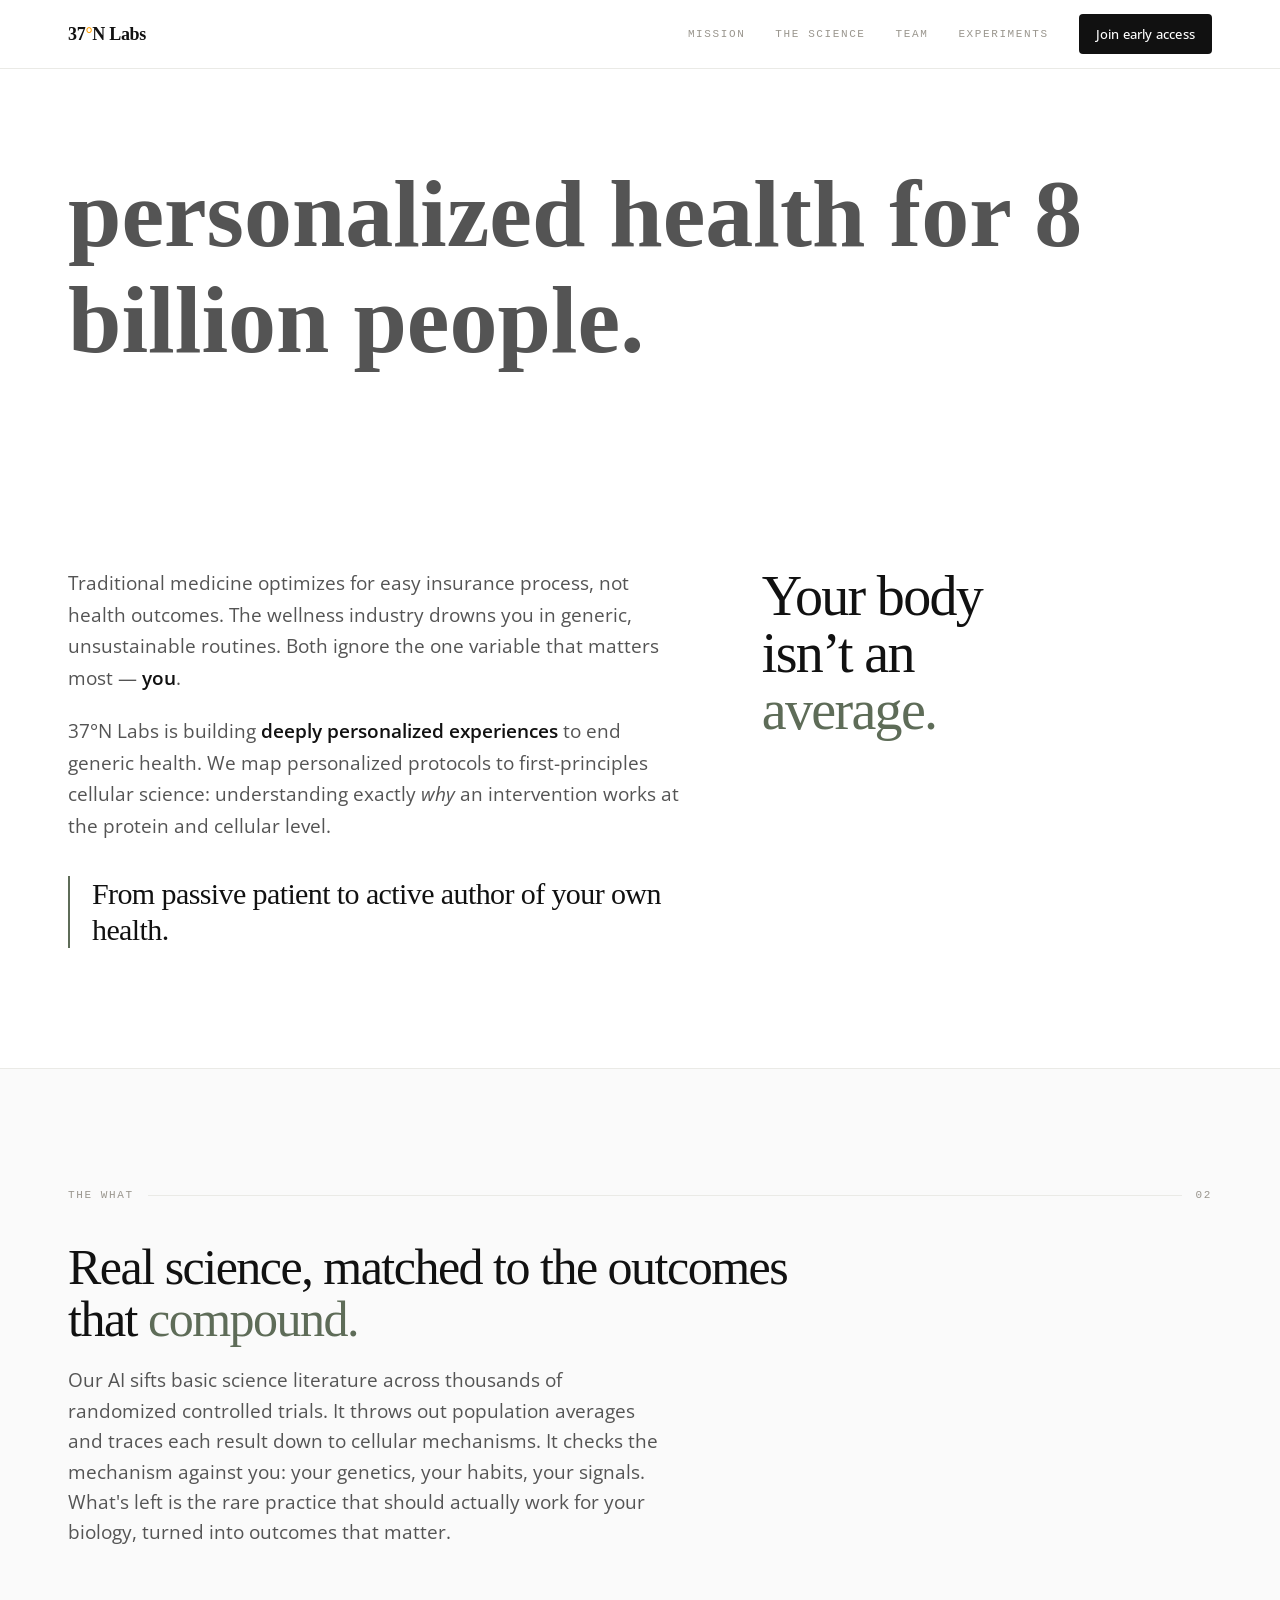
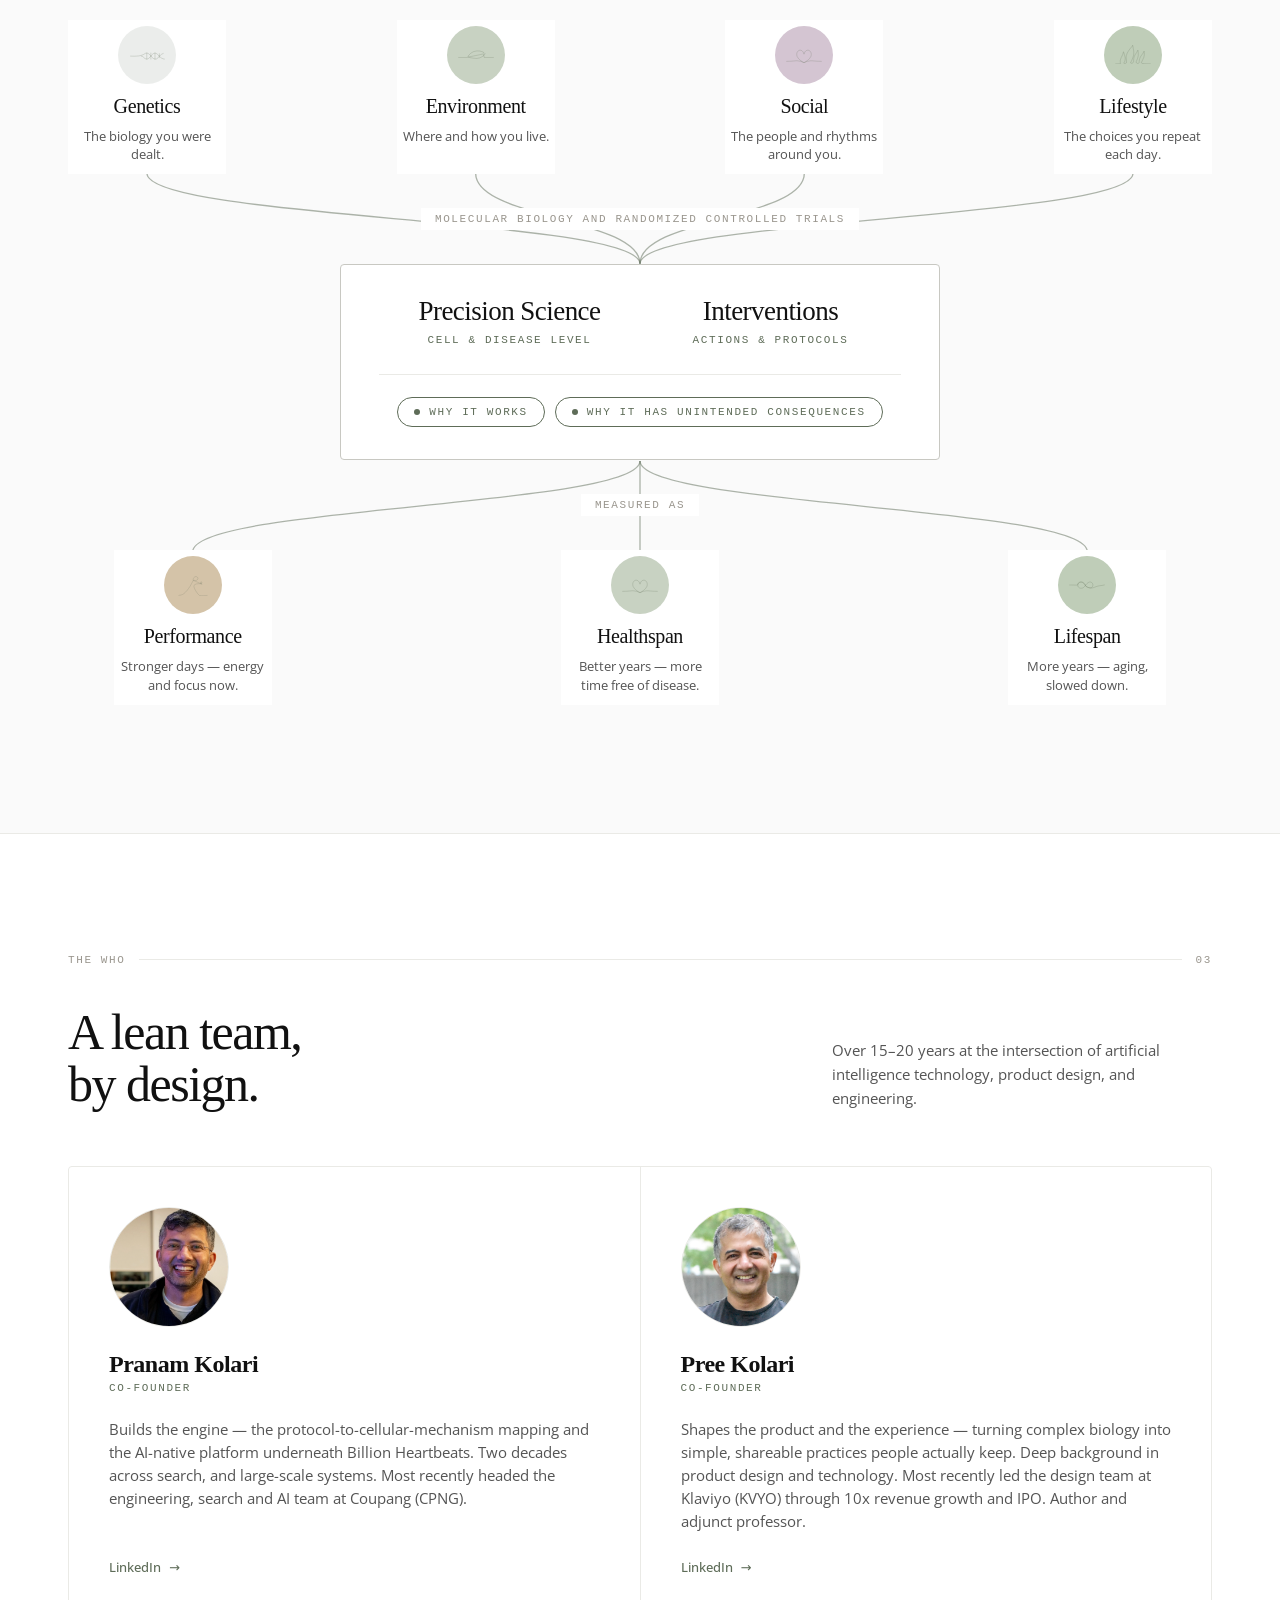
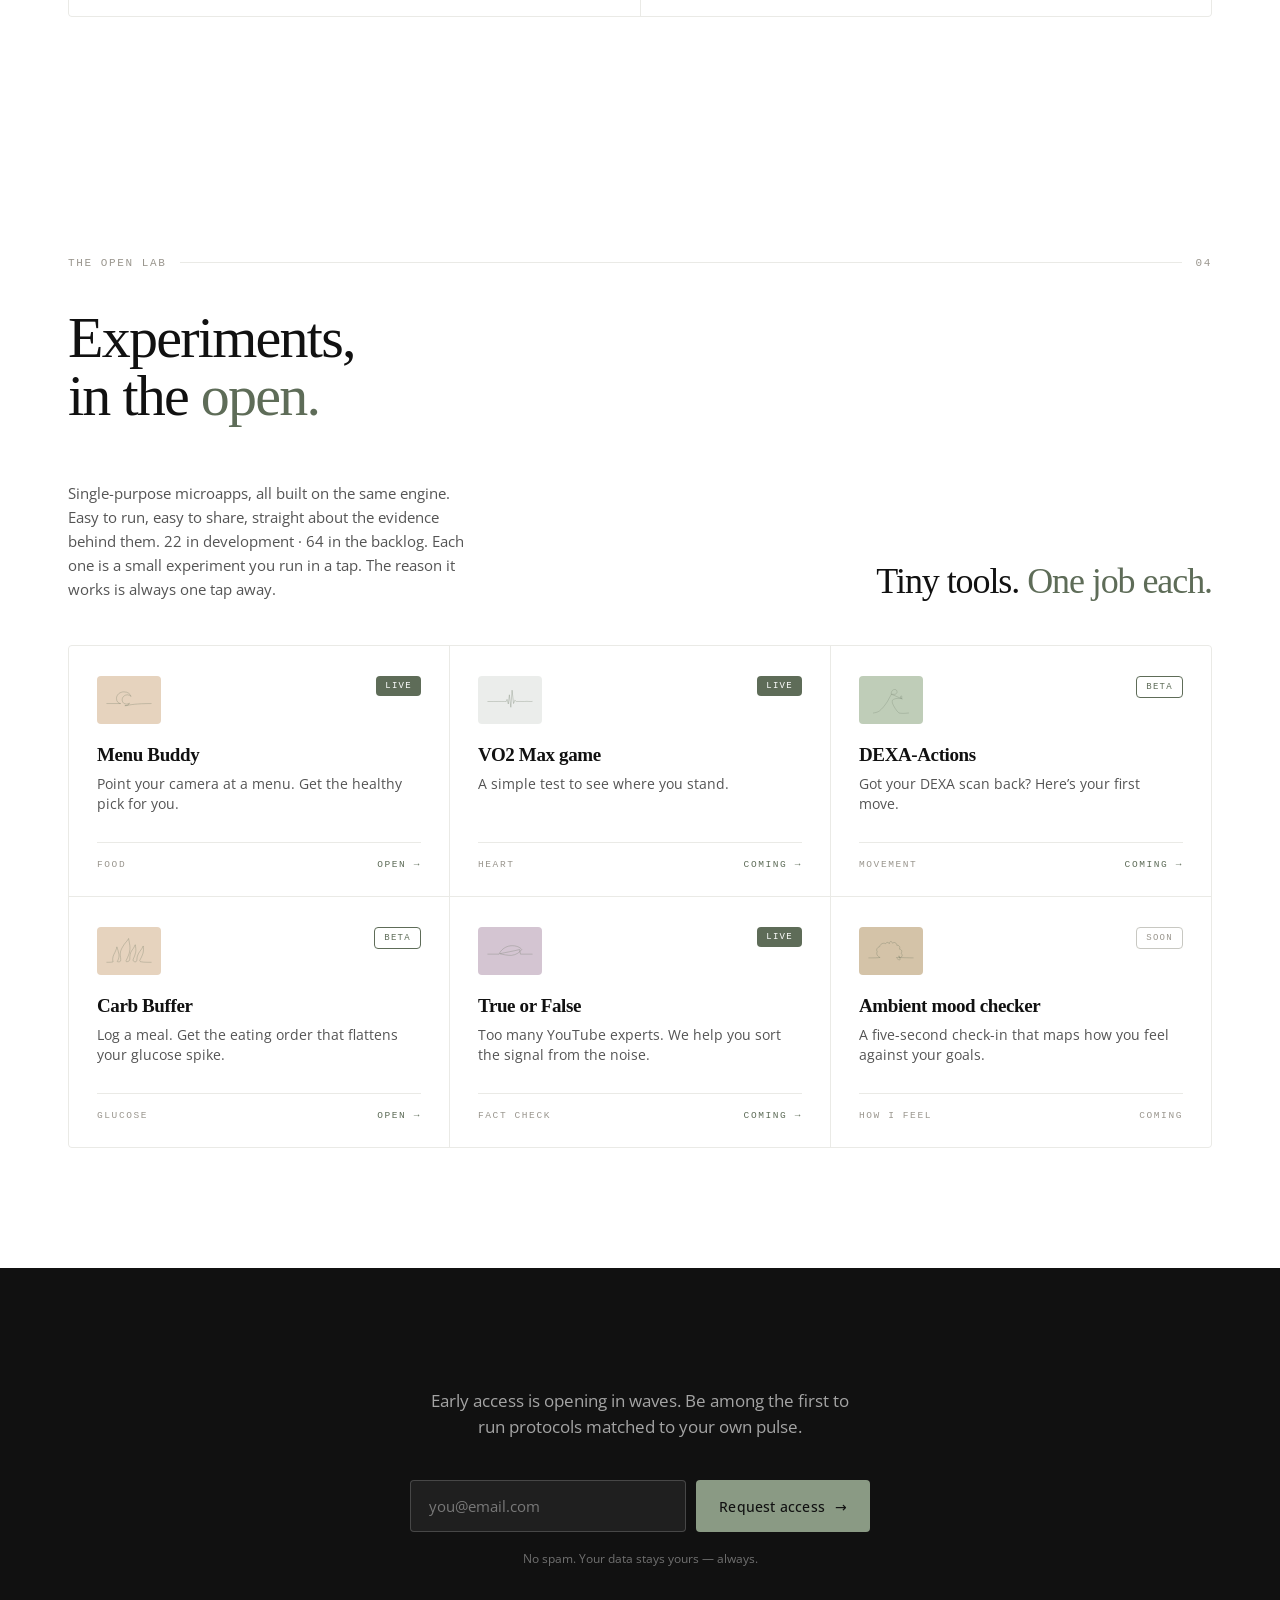
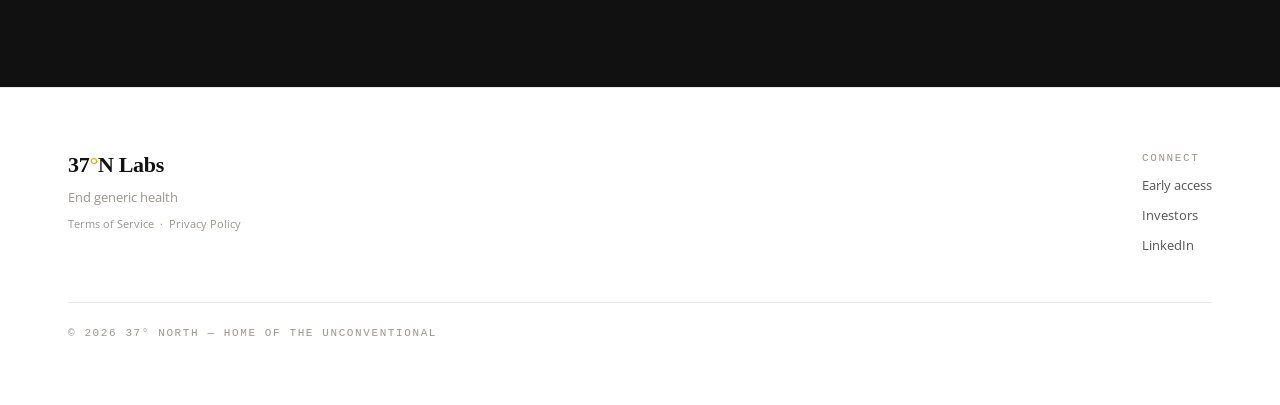
<file: index.html>
<!DOCTYPE html>
<html lang="en">

<head>
  <!-- Google Analytics (GA4) -->
  <script async src="https://www.googletagmanager.com/gtag/js?id=G-0W3M46D023"></script>
  <script>
    window.dataLayer = window.dataLayer || [];
    function gtag() { dataLayer.push(arguments); }
    gtag('js', new Date());
    gtag('config', 'G-0W3M46D023');
  </script>

  <meta charset="UTF-8" />
  <meta name="viewport" content="width=device-width, initial-scale=1.0" />
  <title>37°N Labs — End generic health</title>
  <link rel="icon" type="image/x-icon" href="favicon.ico" />
  <link rel="icon" type="image/svg+xml" href="favicon.svg" />
  <link rel="icon" type="image/png" sizes="192x192" href="favicon-192.png" />
  <link rel="apple-touch-icon" sizes="180x180" href="apple-touch-icon.png" />
  <link rel="preconnect" href="https://fonts.googleapis.com" />
  <link rel="preconnect" href="https://fonts.gstatic.com" crossorigin />
  <link href="https://fonts.googleapis.com/css2?family=Open+Sans:wght@300;400;500;600;700&display=swap"
    rel="stylesheet" />
  <link href="assets/colors_and_type.css" rel="stylesheet" />
  <link href="site.css" rel="stylesheet" />
  <style>
    /* ── Hero ───────────────────────────────────────────────── */
    .hero {
      padding: 92px 0 76px;
    }

    .hero-kicker {
      margin-bottom: 26px;
    }

    .hero h1 {
      font-family: var(--font-display);
      font-weight: 550;
      font-size: clamp(38px, 7.5vw, 101px);
      line-height: 1.1;
      letter-spacing: 0.0em;
      margin: 0;
      color: var(--sub);
    }

    .hero h1 .sage {
      color: var(--sage);
    }

    .hero-foot {
      display: flex;
      align-items: flex-end;
      justify-content: space-between;
      gap: 48px;
      margin-top: 60px;
    }

    .hero-lead {
      font-size: clamp(17px, 1.6vw, 20px);
      line-height: 1.55;
      color: var(--sub);
      max-width: 460px;
      margin: 0;
    }

    .hero-lead em {
      font-style: italic;
      color: var(--ink);
    }

    .hero-aside {
      display: flex;
      flex-direction: column;
      align-items: flex-end;
      gap: 22px;
      flex-shrink: 0;
    }

    .hero-pulse {
      width: 300px;
      height: 52px;
    }

    @media (max-width: 860px) {
      .hero-foot {
        flex-direction: column;
        align-items: flex-start;
        gap: 32px;
      }

      .hero-aside {
        align-items: flex-start;
      }
    }

    /* ── Interstitial dot-matrix heart band ─────────────────── */
    .band {
      display: flex;
      justify-content: center;
      padding: 8px 0 0;
    }

    .band canvas {
      width: 200px;
      height: 200px;
      display: block;
    }

    @media (max-width: 560px) {
      .band canvas {
        width: 160px;
        height: 160px;
      }
    }

    /* ── Mission ────────────────────────────────────────────── */
    .mission-grid {
      display: grid;
      grid-template-columns: 0.58fr 0.42fr;
      gap: 72px;
      align-items: start;
    }

    @media (max-width: 900px) {
      .mission-grid {
        grid-template-columns: 1fr;
        gap: 36px;
      }
    }

    .mission h2 {
      font-family: var(--font-display);
      font-weight: 500;
      font-size: clamp(34px, 4.4vw, 56px);
      line-height: 1.02;
      letter-spacing: -0.03em;
      margin: 0;
      color: var(--ink);
    }

    .mission h2 .sage {
      color: var(--sage);
    }

    .mission-body p {
      font-size: clamp(16px, 1.5vw, 19px);
      line-height: 1.66;
      color: var(--sub);
      margin: 0 0 22px;
    }

    .mission-body p strong {
      color: var(--ink);
      font-weight: 600;
    }

    .mission-body .pull {
      font-family: var(--font-display);
      font-weight: 500;
      font-size: clamp(22px, 2.6vw, 30px);
      line-height: 1.2;
      letter-spacing: -0.02em;
      color: var(--ink);
      border-left: 2px solid var(--sage);
      padding-left: 22px;
      margin: 34px 0 0;
    }

    /* ── The Science / diagram ──────────────────────────────── */
    .science {
      background: var(--surface-solid);
      border-top: 1px solid var(--line);
      border-bottom: 1px solid var(--line);
    }

    .science-head {
      max-width: 720px;
      margin-bottom: 64px;
    }

    .science-head h2 {
      font-family: var(--font-display);
      font-weight: 500;
      font-size: clamp(32px, 4vw, 50px);
      line-height: 1.04;
      letter-spacing: -0.03em;
      margin: 0 0 20px;
    }

    .science-head h2 .sage {
      color: var(--sage);
    }

    .science-head p {
      font-size: clamp(16px, 1.5vw, 19px);
      line-height: 1.6;
      color: var(--sub);
      margin: 0;
      max-width: 600px;
    }

    /* ── The Science / unified flow diagram ─────────────────── */
    .flow {
      position: relative;
      padding: 8px 0;
    }

    .flow-links {
      position: absolute;
      inset: 0;
      width: 100%;
      height: 100%;
      pointer-events: none;
      overflow: visible;
      z-index: 0;
    }

    .flow-links path {
      fill: none;
      stroke: var(--sage);
      stroke-width: 1.3;
      opacity: 0.5;
      stroke-dasharray: 1;
      stroke-dashoffset: 1;
      transition: stroke-dashoffset 1.2s cubic-bezier(.4, .5, .2, 1);
    }

    .flow.in .flow-links path {
      stroke-dashoffset: 0;
    }

    @media (max-width: 720px) {
      .flow-links {
        display: none;
      }
    }

    .flow-row {
      position: relative;
      z-index: 1;
      display: flex;
      justify-content: space-between;
      gap: 20px;
    }

    .flow-row.outcomes {
      padding: 0 4%;
    }

    @media (max-width: 720px) {
      .flow-row {
        flex-wrap: wrap;
        justify-content: center;
        gap: 30px 32px;
      }

      .flow-row.outcomes {
        padding: 0;
      }
    }

    .node {
      display: flex;
      flex-direction: column;
      align-items: center;
      text-align: center;
      gap: 12px;
      width: 158px;
      background: var(--bg);
      padding: 6px 6px 10px;
    }

    .node .n-glyph {
      width: 58px;
      height: 58px;
      border-radius: var(--r-full);
      display: flex;
      align-items: center;
      justify-content: center;
    }

    .node .n-glyph .line-art {
      width: 36px;
      height: 24px;
      color: var(--sage);
      opacity: 0.92;
    }

    .node .n-label {
      font-family: var(--font-display);
      font-weight: 500;
      font-size: 20px;
      letter-spacing: -0.02em;
      color: var(--ink);
      line-height: 1;
    }

    .node .n-sub {
      font-size: 12.5px;
      line-height: 1.45;
      color: var(--sub);
    }

    .t-gen {
      background: var(--sage-12);
    }

    .t-env {
      background: var(--domain-sleep);
    }

    .t-soc {
      background: var(--domain-gut);
    }

    .t-life {
      background: var(--domain-activity);
    }

    .t-perf {
      background: var(--sand);
    }

    .t-health {
      background: var(--domain-sleep);
    }

    .t-life2 {
      background: var(--domain-activity);
    }

    .flow-cap {
      position: relative;
      z-index: 1;
      display: flex;
      justify-content: center;
      padding: 34px 0;
    }

    .flow-cap .mono {
      background: var(--bg);
      padding: 5px 14px;
      color: var(--mute);
    }

    /* the lens — the single hub of the diagram */
    .lens {
      position: relative;
      z-index: 1;
      max-width: 600px;
      margin: 0 auto;
      border: 1px solid var(--line-strong);
      border-radius: var(--r);
      background: var(--bg);
      padding: 32px 38px;
    }

    @media (max-width: 560px) {
      .lens {
        padding: 26px 22px;
      }
    }

    .lens-chain {
      display: flex;
      align-items: center;
      gap: 0;
      flex-wrap: wrap;
    }

    .lens-node {
      flex: 1;
      min-width: 190px;
      text-align: center;
    }

    .lens-node .l-title {
      font-family: var(--font-display);
      font-weight: 500;
      font-size: clamp(21px, 2.4vw, 27px);
      letter-spacing: -0.02em;
      color: var(--ink);
      line-height: 1.05;
    }

    .lens-node .l-mono {
      margin-top: 9px;
      display: inline-block;
    }

    .lens-arrow {
      flex-shrink: 0;
      width: 48px;
      height: 1px;
      background: var(--sage);
      opacity: 0.6;
      position: relative;
      margin: 0 22px;
    }

    .lens-arrow::after {
      content: "";
      position: absolute;
      right: -1px;
      top: -4px;
      width: 8px;
      height: 8px;
      border-top: 1.4px solid var(--sage);
      border-right: 1.4px solid var(--sage);
      transform: rotate(45deg);
    }

    @media (max-width: 560px) {
      .lens-arrow {
        width: 100%;
        flex-basis: 100%;
        margin: 18px 0;
      }

      .lens-arrow::after {
        display: none;
      }
    }

    .lens-tags {
      display: flex;
      gap: 10px;
      flex-wrap: wrap;
      justify-content: center;
      margin-top: 26px;
      padding-top: 22px;
      border-top: 1px solid var(--line);
    }

    .etag {
      display: inline-flex;
      align-items: center;
      gap: 9px;
      border: 1px solid var(--sage);
      border-radius: var(--r-full);
      padding: 8px 16px;
    }

    .etag .dot {
      width: 6px;
      height: 6px;
      border-radius: var(--r-full);
      background: var(--sage);
      flex-shrink: 0;
    }

    .etag .mono {
      color: var(--sage);
    }

    /* ── Team ───────────────────────────────────────────────── */
    .team-head {
      display: flex;
      align-items: flex-end;
      justify-content: space-between;
      gap: 40px;
      margin-bottom: 56px;
      flex-wrap: wrap;
    }

    .team-head h2 {
      font-family: var(--font-display);
      font-weight: 500;
      font-size: clamp(32px, 4vw, 50px);
      line-height: 1.04;
      letter-spacing: -0.03em;
      margin: 0;
    }

    .team-head p {
      font-size: 15px;
      line-height: 1.6;
      color: var(--sub);
      max-width: 380px;
      margin: 0;
    }

    .team-grid {
      display: grid;
      grid-template-columns: 1fr 1fr;
      gap: 1px;
      background: var(--line);
      border: 1px solid var(--line);
      border-radius: var(--r);
      overflow: hidden;
    }

    @media (max-width: 760px) {
      .team-grid {
        grid-template-columns: 1fr;
      }
    }

    .member {
      background: var(--bg);
      padding: 40px;
      display: flex;
      flex-direction: column;
      gap: 24px;
    }

    .avatar {
      width: 120px;
      height: 120px;
      border-radius: var(--r-full);
      background: var(--sage-06);
      border: 1px solid var(--line);
      overflow: hidden;
      flex-shrink: 0;
    }

    .avatar img {
      width: 100%;
      height: 100%;
      object-fit: cover;
      display: block;
    }

    .member .m-name {
      font-family: var(--font-display);
      font-weight: 600;
      font-size: 24px;
      letter-spacing: -0.02em;
      color: var(--ink);
    }

    .member .m-role {
      margin-top: 4px;
    }

    .member .m-bio {
      font-size: 14.5px;
      line-height: 1.6;
      color: var(--sub);
      margin: 0;
    }

    .member .m-link {
      display: inline-flex;
      align-items: center;
      gap: 8px;
      color: var(--sage);
      font-size: 13px;
      font-weight: 500;
      margin-top: auto;
    }

    .member .m-link:hover {
      text-decoration: underline;
    }

    /* ── CTA / waitlist ─────────────────────────────────────── */
    .cta {
      background: var(--ink);
      color: #fff;
    }

    .cta .wrap {
      text-align: center;
    }

    .cta .mono {
      color: rgba(255, 255, 255, 0.5);
    }

    .cta h2 {
      font-family: var(--font-display);
      font-weight: 500;
      font-size: clamp(40px, 6vw, 76px);
      line-height: 0.96;
      letter-spacing: -0.03em;
      margin: 22px 0 16px;
      color: #fff;
    }

    .cta h2 .sage {
      color: var(--sage-mid);
    }

    .cta p {
      font-size: 17px;
      line-height: 1.55;
      color: rgba(255, 255, 255, 0.62);
      max-width: 440px;
      margin: 0 auto 40px;
    }

    .wl-form {
      display: flex;
      gap: 10px;
      max-width: 460px;
      margin: 0 auto;
    }

    .wl-form input {
      flex: 1;
      background: rgba(255, 255, 255, 0.06);
      border: 1px solid rgba(255, 255, 255, 0.18);
      border-radius: var(--r);
      color: #fff;
      font-family: var(--font-sans);
      font-size: 15px;
      padding: 15px 18px;
      outline: none;
      transition: border-color 0.18s;
    }

    .wl-form input::placeholder {
      color: rgba(255, 255, 255, 0.4);
    }

    .wl-form input:focus {
      border-color: var(--sage-mid);
    }

    .wl-form .btn-sage {
      background: var(--sage-mid);
      color: var(--ink);
    }

    .wl-note {
      font-size: 12px;
      color: rgba(255, 255, 255, 0.4);
      margin-top: 18px;
    }

    .wl-success {
      display: none;
      font-family: var(--font-display);
      font-weight: 500;
      font-size: 22px;
      color: #fff;
      padding: 16px 0;
    }

    .wl-success.show {
      display: block;
    }

    .wl-form.hide {
      display: none;
    }

    @media (max-width: 560px) {
      .wl-form {
        flex-direction: column;
      }
    }

    /* ══ EXPERIMENTS (merged) ═══════════════════════════════════ */
    .exp-head {
      max-width: 760px;
      margin-bottom: 56px;
    }

    .exp-head h2 {
      font-family: var(--font-display);
      font-weight: 500;
      font-size: clamp(32px, 4.6vw, 58px);
      line-height: 1.0;
      letter-spacing: -0.03em;
      margin: 0 0 22px;
      color: var(--ink);
    }

    .exp-head h2 .sage {
      color: var(--sage);
    }

    .exp-head p {
      font-size: clamp(16px, 1.5vw, 19px);
      line-height: 1.62;
      color: var(--sub);
      margin: 0;
      max-width: 600px;
    }

    .exp-head p em {
      font-style: italic;
      color: var(--ink);
    }

    /* loop */
    .loop {
      display: flex;
      align-items: stretch;
      gap: 0;
      flex-wrap: wrap;
    }

    .loop-step {
      display: flex;
      flex-direction: column;
      gap: 8px;
      padding: 4px 0;
    }

    .loop-step .n {
      font-family: var(--font-mono);
      font-size: 10px;
      letter-spacing: 1.4px;
      color: var(--sage);
      text-transform: uppercase;
    }

    .loop-step .t {
      font-family: var(--font-display);
      font-weight: 500;
      font-size: clamp(22px, 2.4vw, 30px);
      letter-spacing: -0.02em;
      color: var(--ink);
    }

    .loop-step .d {
      font-size: 13.5px;
      line-height: 1.5;
      color: var(--sub);
      max-width: 220px;
    }

    .loop-arrow {
      flex: 1;
      min-width: 40px;
      height: 1px;
      background: var(--line);
      position: relative;
      margin: 0 28px;
      align-self: center;
    }

    .loop-arrow::after {
      content: "";
      position: absolute;
      right: -1px;
      top: -3px;
      width: 7px;
      height: 7px;
      border-top: 1px solid var(--line-strong);
      border-right: 1px solid var(--line-strong);
      transform: rotate(45deg);
    }

    .loop-return {
      display: flex;
      align-items: center;
      gap: 12px;
      margin-top: 30px;
      color: var(--mute);
    }

    .loop-return .mono {
      color: var(--mute);
    }

    .loop-return .la {
      width: 120px;
      height: 18px;
      opacity: 0.5;
    }

    @media (max-width: 820px) {
      .loop-arrow {
        width: 100%;
        flex-basis: 100%;
        height: auto;
        margin: 14px 0;
      }

      .loop-arrow::after {
        display: none;
      }

      .loop {
        flex-direction: column;
        align-items: flex-start;
      }
    }

    /* microapp gallery */
    .gallery-head {
      display: flex;
      align-items: flex-end;
      justify-content: space-between;
      gap: 40px;
      margin-bottom: 44px;
      flex-wrap: wrap;
    }

    .gallery-head h3 {
      font-family: var(--font-display);
      font-weight: 500;
      font-size: clamp(24px, 3vw, 36px);
      line-height: 1.06;
      letter-spacing: -0.03em;
      margin: 0;
    }

    .gallery-head h3 .sage {
      color: var(--sage);
    }

    .gallery-head p {
      font-size: 15px;
      line-height: 1.6;
      color: var(--sub);
      max-width: 400px;
      margin: 0;
    }

    .app-grid {
      display: grid;
      grid-template-columns: repeat(3, 1fr);
      gap: 1px;
      background: var(--line);
      border: 1px solid var(--line);
      border-radius: var(--r);
      overflow: hidden;
    }

    @media (max-width: 920px) {
      .app-grid {
        grid-template-columns: repeat(2, 1fr);
      }
    }

    @media (max-width: 600px) {
      .app-grid {
        grid-template-columns: 1fr;
      }
    }

    .app {
      background: var(--bg);
      padding: 30px 28px 26px;
      display: flex;
      flex-direction: column;
      gap: 20px;
      min-height: 250px;
      transition: background 0.2s ease;
    }

    .app:hover {
      background: var(--sage-06);
    }

    .app-top {
      display: flex;
      align-items: flex-start;
      justify-content: space-between;
    }

    .app-glyph {
      width: 64px;
      height: 48px;
      border-radius: var(--r);
      display: flex;
      align-items: center;
      justify-content: center;
    }

    .app-glyph .line-art {
      width: 46px;
      height: 30px;
      color: var(--sage);
      opacity: 0.92;
    }

    .app-glyph.t-eat {
      background: var(--domain-nutrition);
    }

    .app-glyph.t-rest {
      background: var(--domain-sleep);
    }

    .app-glyph.t-move {
      background: var(--domain-activity);
    }

    .app-glyph.t-heart {
      background: var(--sage-12);
    }

    .app-glyph.t-mind {
      background: var(--sand);
    }

    .app-glyph.t-gut {
      background: var(--domain-gut);
    }

    .pill {
      font-family: var(--font-mono);
      font-size: 9px;
      letter-spacing: 1.3px;
      text-transform: uppercase;
      padding: 5px 9px;
      border-radius: var(--r);
      white-space: nowrap;
    }

    .pill.live {
      background: var(--sage);
      color: #fff;
    }

    .pill.beta {
      background: transparent;
      color: var(--sage);
      border: 1px solid var(--sage);
    }

    .pill.soon {
      background: transparent;
      color: var(--mute);
      border: 1px solid var(--line-strong);
    }

    .app-body {
      display: flex;
      flex-direction: column;
      gap: 8px;
    }

    .app-name {
      font-family: var(--font-display);
      font-weight: 600;
      font-size: 19px;
      letter-spacing: -0.02em;
      color: var(--ink);
    }

    .app-desc {
      font-size: 13.5px;
      line-height: 1.55;
      color: var(--sub);
      margin: 0;
    }

    .app-foot {
      margin-top: auto;
      padding-top: 16px;
      border-top: 1px solid var(--line);
      display: flex;
      align-items: center;
      justify-content: space-between;
    }

    .app-foot .mono {
      font-size: 9.5px;
    }

    /* research log */
    .log-head {
      max-width: 680px;
      margin-bottom: 12px;
    }

    .log-head h3 {
      font-family: var(--font-display);
      font-weight: 500;
      font-size: clamp(24px, 3vw, 36px);
      line-height: 1.06;
      letter-spacing: -0.03em;
      margin: 0 0 16px;
    }

    .log-head h3 .sage {
      color: var(--sage);
    }

    .log-head p {
      font-size: clamp(15px, 1.5vw, 18px);
      line-height: 1.6;
      color: var(--sub);
      margin: 0;
    }

    .log-table {
      margin-top: 40px;
      border-top: 1px solid var(--line-strong);
    }

    .log-colhead {
      display: grid;
      grid-template-columns: 132px 1fr 150px 96px;
      gap: 24px;
      padding: 14px 0;
      align-items: center;
    }

    .log-row {
      display: grid;
      grid-template-columns: 132px 1fr 150px 96px;
      gap: 24px;
      padding: 26px 0;
      align-items: center;
      border-top: 1px solid var(--line);
      transition: background 0.18s ease;
    }

    .log-row:hover {
      background: var(--sage-06);
    }

    .log-id {
      font-family: var(--font-mono);
      font-size: 11px;
      letter-spacing: 0.6px;
      color: var(--sage);
    }

    .log-main .l-title {
      font-family: var(--font-display);
      font-weight: 500;
      font-size: 18px;
      letter-spacing: -0.02em;
      color: var(--ink);
    }

    .log-main .l-mech {
      font-size: 13.5px;
      line-height: 1.5;
      color: var(--sub);
      margin: 5px 0 0;
      max-width: 460px;
    }

    .log-tier {
      display: flex;
      align-items: center;
      gap: 9px;
    }

    .tier-track {
      display: flex;
      gap: 3px;
    }

    .tier-seg {
      width: 16px;
      height: 4px;
      border-radius: 1px;
      background: var(--line-strong);
    }

    .tier-seg.on {
      background: var(--sage);
    }

    .log-tier .mono {
      font-size: 9px;
    }

    .log-effect {
      text-align: right;
    }

    .log-effect .e-val {
      font-family: var(--font-display);
      font-weight: 300;
      font-size: 26px;
      line-height: 1;
      color: var(--ink);
      white-space: nowrap;
    }

    .log-effect .e-n {
      font-family: var(--font-mono);
      font-size: 9px;
      letter-spacing: 1px;
      text-transform: uppercase;
      color: var(--mute);
      margin-top: 8px;
    }

    @media (max-width: 860px) {
      .log-colhead {
        display: none;
      }

      .log-row {
        grid-template-columns: 1fr auto;
        gap: 14px 18px;
      }

      .log-id {
        grid-column: 1 / -1;
      }

      .log-tier {
        grid-column: 1;
      }

      .log-effect {
        grid-column: 2;
        grid-row: 2;
      }

      .log-main {
        grid-column: 1 / -1;
        grid-row: 1;
      }
    }

    .exp-sub {
      display: flex;
      align-items: center;
      gap: 14px;
      margin: 96px 0 36px;
    }

    .exp-sub .mono {
      white-space: nowrap;
    }

    .exp-sub .rule {
      flex: 1;
      height: 1px;
      background: var(--line);
    }
  </style>
</head>

<body>

  <!-- ═══ NAV ═══ -->
  <nav class="nav">
    <div class="wrap nav-inner">
      <a href="index.html" class="brand">37<span style="color: var(--warning)">&deg;</span>N&nbsp;Labs</a>
      <div class="nav-links">
        <a href="#mission" class="mono nav-link-text">Mission</a>
        <a href="#science" class="mono nav-link-text">The Science</a>
        <a href="#team" class="mono nav-link-text">Team</a>
        <a href="#experiments" class="mono nav-link-text">Experiments</a>
        <a href="#join" class="btn btn-ink btn-sm">Join early access</a>
      </div>
    </div>
  </nav>

  <!-- ═══ HERO ═══ -->
  <header class="hero">
    <div class="wrap">
      <h1>personalized health for 8 billion people.</h1>
    </div>
  </header>

  <!-- ═══ MISSION ═══ -->
  <section id="mission" class="mission section-pad">
    <div class="wrap">
      <div class="mission-grid">
        <div class="mission-body reveal">
          <p>Traditional medicine optimizes for easy insurance process, not health outcomes. The wellness industry
            drowns
            you in generic,
            unsustainable routines. Both ignore the one variable that matters most &mdash; <strong>you</strong>.</p>
          <p>37&deg;N Labs is building <strong>deeply personalized experiences</strong> to end generic health. We map
            personalized
            protocols to first-principles cellular science: understanding exactly <em>why</em> an intervention
            works at the protein and cellular level.</p>
          <p class="pull">From passive patient to active author of your own health.</p>
        </div>
        <h2 class="reveal">Your body<br />isn&rsquo;t an<br /><span class="sage">average.</span></h2>
      </div>
    </div>
  </section>

  <!-- ═══ THE SCIENCE / DIAGRAM ═══ -->
  <section id="science" class="science section-pad">
    <div class="wrap">
      <div class="sec-label reveal"><span class="mono">The What</span><span class="rule"></span><span
          class="mono">02</span></div>
      <div class="science-head reveal">
        <h2>Real science, matched to the outcomes that <span class="sage">compound.</span></h2>
        <p>Our AI sifts basic science literature across thousands of randomized controlled trials. It throws out
          population averages and traces each result down to cellular mechanisms. It checks the
          mechanism against you: your genetics, your habits, your signals. What's left is the rare practice that should
          actually work for your biology, turned into outcomes that matter.</p>
      </div>

      <div class="flow reveal" id="flow">
        <svg class="flow-links" id="flowLinks" preserveAspectRatio="none"></svg>

        <!-- Inputs -->
        <div class="flow-row inputs" id="inputsRow">
          <div class="node">
            <div class="n-glyph t-gen"><span class="line-art" data-art="dna"></span></div>
            <div class="n-label">Genetics</div>
            <div class="n-sub">The biology you were dealt.</div>
          </div>
          <div class="node">
            <div class="n-glyph t-env"><span class="line-art" data-art="leaf"></span></div>
            <div class="n-label">Environment</div>
            <div class="n-sub">Where and how you live.</div>
          </div>
          <div class="node">
            <div class="n-glyph t-soc"><span class="line-art" data-art="heart"></span></div>
            <div class="n-label">Social</div>
            <div class="n-sub">The people and rhythms around you.</div>
          </div>
          <div class="node">
            <div class="n-glyph t-life"><span class="line-art" data-art="metabolic"></span></div>
            <div class="n-label">Lifestyle</div>
            <div class="n-sub">The choices you repeat each day.</div>
          </div>
        </div>

        <div class="flow-cap"><span class="mono">Molecular Biology and Randomized Controlled Trials</span></div>

        <!-- The lens (hub) -->
        <div class="lens" id="lensNode">
          <div class="lens-chain">
            <div class="lens-node">
              <div class="l-title">Precision Science</div>
              <div class="l-mono mono sage">CELL &amp; DISEASE LEVEL</div>
            </div>
            <div class="lens-node">
              <div class="l-title">Interventions</div>
              <div class="l-mono mono sage">ACTIONS &amp; PROTOCOLS</div>
            </div>
          </div>
          <div class="lens-tags">
            <span class="etag"><span class="dot"></span><span class="mono">Why it works</span></span>
            <span class="etag"><span class="dot"></span><span class="mono">Why it has unintended
                consequences</span></span>
          </div>
        </div>

        <div class="flow-cap"><span class="mono">Measured as</span></div>

        <!-- Outcomes -->
        <div class="flow-row outcomes" id="outcomesRow">
          <div class="node">
            <div class="n-glyph t-perf"><span class="line-art" data-art="runner"></span></div>
            <div class="n-label">Performance</div>
            <div class="n-sub">Stronger days &mdash; energy and focus now.</div>
          </div>
          <div class="node">
            <div class="n-glyph t-health"><span class="line-art" data-art="heart"></span></div>
            <div class="n-label">Healthspan</div>
            <div class="n-sub">Better years &mdash; more time free of disease.</div>
          </div>
          <div class="node">
            <div class="n-glyph t-life2"><span class="line-art" data-art="longevity"></span></div>
            <div class="n-label">Lifespan</div>
            <div class="n-sub">More years &mdash; aging, slowed down.</div>
          </div>
        </div>
      </div>
    </div>
  </section>

  <!-- ═══ TEAM ═══ -->
  <section id="team" class="section-pad">
    <div class="wrap">
      <div class="sec-label reveal"><span class="mono">The Who</span><span class="rule"></span><span
          class="mono">03</span></div>
      <div class="team-head reveal">
        <h2>A lean team,<br />by design.</h2>
        <p>Over 15&ndash;20 years at the intersection of artificial intelligence technology, product design, and
          engineering.</p>
      </div>
      <div class="team-grid reveal">
        <div class="member">
          <div class="avatar"><img src="assets/team/pranam.jpg" alt="Pranam Kolari" /></div>
          <div>
            <div class="m-name">Pranam Kolari</div>
            <div class="m-role mono sage">Co-founder</div>
          </div>
          <p class="m-bio">Builds the engine — the protocol-to-cellular-mechanism mapping and the AI-native platform
            underneath Billion Heartbeats. Two decades across search, and large-scale systems.
            Most recently headed the engineering, search and AI team at Coupang (CPNG).</p>
          <a class="m-link" href="https://www.linkedin.com/in/pranamkolari/" target="_blank"
            rel="noopener">LinkedIn<span class="arr">&rarr;</span></a>
        </div>
        <div class="member">
          <div class="avatar"><img src="assets/team/pree-v2.jpg" alt="Pree Kolari" /></div>
          <div>
            <div class="m-name">Pree Kolari</div>
            <div class="m-role mono sage">Co-founder</div>
          </div>
          <p class="m-bio">Shapes the product and the experience — turning complex biology into simple, shareable
            practices people actually keep. Deep background in product design and technology.
            Most recently led the design team at Klaviyo (KVYO) through 10x revenue growth and IPO. Author and adjunct
            professor.</p>
          <a class="m-link" href="https://www.linkedin.com/in/kolari/" target="_blank" rel="noopener">LinkedIn<span
              class="arr">&rarr;</span></a>
        </div>
      </div>
    </div>
  </section>

  <!-- ═══ EXPERIMENTS ═══ -->
  <section id="experiments" class="section-pad">
    <div class="wrap">
      <div class="sec-label reveal"><span class="mono">The Open Lab</span><span class="rule"></span><span
          class="mono">04</span></div>
      <div class="exp-head reveal">
        <h2>Experiments,<br />in the <span class="sage">open.</span></h2>
      </div>
      <!-- microapp gallery -->
      <div class="gallery-head reveal">
        <p>Single-purpose microapps, all built on the same engine. Easy to run, easy to share, straight about the
          evidence behind them. <span class="sage">22 in development &middot; 64 in the backlog.</span> Each one is a
          small experiment
          you run in a tap. The reason it works is always one tap away.</p>
        <h3>Tiny tools. <span class="sage">One job each.</span></h3>
      </div>
      <div class="app-grid reveal">
        <div class="app">
          <div class="app-top">
            <div class="app-glyph t-eat"><span class="line-art" data-art="moon"></span></div>
            <span class="pill live">Live</span>
          </div>
          <div class="app-body">
            <div class="app-name">Menu Buddy</div>
            <p class="app-desc">Point your camera at a menu. Get the healthy pick for you.</p>
          </div>
          <div class="app-foot"><span class="mono">FOOD</span><span class="mono sage">Open &rarr;</span></div>
        </div>
        <div class="app">
          <div class="app-top">
            <div class="app-glyph t-heart"><span class="line-art" data-art="pulse"></span></div>
            <span class="pill live">Live</span>
          </div>
          <div class="app-body">
            <div class="app-name">VO2 Max game</div>
            <p class="app-desc">A simple test to see where you stand.</p>
          </div>
          <div class="app-foot"><span class="mono">HEART</span><span class="mono sage">Coming &rarr;</span></div>
        </div>
        <div class="app">
          <div class="app-top">
            <div class="app-glyph t-move"><span class="line-art" data-art="runner"></span></div>
            <span class="pill beta">Beta</span>
          </div>
          <div class="app-body">
            <div class="app-name">DEXA-Actions</div>
            <p class="app-desc">Got your DEXA scan back? Here&rsquo;s your first move.</p>
          </div>
          <div class="app-foot"><span class="mono">MOVEMENT</span><span class="mono sage">Coming &rarr;</span></div>
        </div>
        <div class="app">
          <div class="app-top">
            <div class="app-glyph t-eat"><span class="line-art" data-art="metabolic"></span></div>
            <span class="pill beta">Beta</span>
          </div>
          <div class="app-body">
            <div class="app-name">Carb Buffer</div>
            <p class="app-desc">Log a meal. Get the eating order that flattens your glucose spike.</p>
          </div>
          <div class="app-foot"><span class="mono">GLUCOSE</span><span class="mono sage">Open &rarr;</span></div>
        </div>
        <div class="app">
          <div class="app-top">
            <div class="app-glyph t-gut"><span class="line-art" data-art="leaf"></span></div>
            <span class="pill live">Live</span>
          </div>
          <div class="app-body">
            <div class="app-name">True or False</div>
            <p class="app-desc">Too many YouTube experts. We help you sort the signal from the noise.</p>
          </div>
          <div class="app-foot"><span class="mono">FACT CHECK</span><span class="mono sage">Coming &rarr;</span></div>
        </div>
        <div class="app">
          <div class="app-top">
            <div class="app-glyph t-mind"><span class="line-art" data-art="neuro"></span></div>
            <span class="pill soon">Soon</span>
          </div>
          <div class="app-body">
            <div class="app-name">Ambient mood checker</div>
            <p class="app-desc">A five-second check-in that maps how you feel against your goals.</p>
          </div>
          <div class="app-foot"><span class="mono">HOW I FEEL</span><span class="mono">Coming</span></div>
        </div>
      </div>
    </div>
  </section>

  <!-- ═══ CTA / WAITLIST ═══ -->
  <section id="join" class="cta section-pad">
    <div class="wrap">
      <div class="mono">
      </div>
      <!--      <h2>billion heartbeats.</h2> -->
      <p>Early access is opening in waves. Be among the first to run protocols matched to your own pulse.</p>
      <form class="wl-form" id="wlForm" novalidate>
        <input type="email" id="wlEmail" placeholder="you@email.com" autocomplete="email" aria-label="Email address" />
        <button type="submit" class="btn btn-sage">Request access<span class="arr">&rarr;</span></button>
      </form>
      <div class="wl-success" id="wlSuccess">You&rsquo;re on the list. We&rsquo;ll be in touch.</div>
      <div class="wl-note" id="wlNote">No spam. Your data stays yours &mdash; always.</div>
    </div>
  </section>

  <!-- ═══ FOOTER ═══ -->
  <footer class="footer">
    <div class="wrap">
      <div class="footer-grid">
        <div>
          <div class="brand">37<span style="color: var(--warning)">&deg;</span>N&nbsp;Labs</div>
          <div class="footer-tag">End generic health</div>
          <div class="footer-legal">
            <a href="terms-of-service.html">Terms of Service</a>
            <span class="footer-legal-sep">·</span>
            <a href="privacy-policy.html">Privacy Policy</a>
          </div>
        </div>
        <div class="footer-cols">
          <div class="footer-col">
            <span class="mono">Connect</span>
            <a href="#join">Early access</a>
            <a href="mailto:pree@37degreesN.com">Investors</a>
            <a href="https://www.linkedin.com/company/37degreesn/" target="_blank" rel="noopener">LinkedIn</a>
          </div>
        </div>
      </div>
      <div class="footer-base">
        <span class="mono">&copy; 2026 37&deg; North &mdash; home of the unconventional</span>
      </div>
    </div>
  </footer>

  <!-- line-art source (cloned by JS into [data-art] slots) -->
  <template id="__bundler_thumbnail" data-bg-color="#F7F6F2">
    <svg viewBox="0 0 1200 800" xmlns="http://www.w3.org/2000/svg">
      <rect width="1200" height="800" fill="#F7F6F2" />
      <path
        d="M 120,420 C 260,410 360,430 460,420 L 520,420 L 548,330 L 588,560 L 632,180 L 690,620 L 740,90 L 798,470 L 846,400 L 900,420 C 1000,410 1080,430 1080,420"
        fill="none" stroke="#5E6C58" stroke-width="9" stroke-linecap="round" stroke-linejoin="round" opacity="0.85" />
      <text x="600" y="640" text-anchor="middle" font-family="Outfit, sans-serif" font-size="58" font-weight="500"
        letter-spacing="-2" fill="#111111">end generic health.</text>
    </svg>
  </template>

  <!-- line-art source (cloned by JS into [data-art] slots) -->
  <div id="art-defs" hidden>
    <template data-name="pulse"><svg viewBox="0 0 220 110" preserveAspectRatio="xMidYMid meet">
        <path
          d="M 4,62 C 22,60 40,64 56,62 C 66,62 76,62 84,62 L 92,62 L 96,52 L 102,74 L 107,30 L 114,90 L 120,8 L 127,72 L 133,56 L 140,62 C 152,60 166,64 180,62 C 194,60 208,64 216,62" />
      </svg></template>
    <template data-name="heart"><svg viewBox="0 0 220 110" preserveAspectRatio="xMidYMid meet">
        <path
          d="M 4,94 C 22,94 44,92 66,90 L 92,94 L 110,102 C 124,94 144,82 152,64 C 160,44 148,22 128,26 C 118,30 112,40 110,50 C 108,40 102,30 92,26 C 72,22 60,44 68,64 C 76,82 96,94 110,102 L 128,94 L 154,90 C 176,92 198,94 216,94" />
      </svg></template>
    <template data-name="runner"><svg viewBox="0 0 220 180" preserveAspectRatio="xMidYMid meet">
        <path
          d="M 4,168 C 20,166 32,162 40,156 C 56,144 72,124 88,100 C 96,86 104,70 112,56 C 108,38 124,22 138,28 C 152,34 148,56 130,56 C 120,56 112,54 112,56 C 126,60 146,70 164,78 C 176,82 182,70 172,66 C 164,64 166,82 176,84 C 184,84 170,80 158,80 C 144,80 126,82 118,92 C 114,104 122,118 130,132 C 138,146 148,160 158,168 C 176,172 198,170 216,168" />
      </svg></template>
    <template data-name="longevity"><svg viewBox="0 0 220 80" preserveAspectRatio="xMidYMid meet">
        <path
          d="M4,40c18,0,32.01.75,48.01.75,0-20,25.99-24.75,37.99-12.75,10,8,7.96,19.63,20,24,16.87,6.13,25.33,9.57,33.33-2.43,8-14-3.33-31.57-19.33-27.57-12,4-18,14-24,22-8,8-14,18-28,16-18-2-24-20-12-32,14-14,36,0,40,16,12,14,34,18,50,12,33.18-15.16,44-10,66-16" />
      </svg></template>
    <template data-name="dna"><svg viewBox="0 0 220 110" preserveAspectRatio="xMidYMid meet">
        <path
          d="M9.61,61.73c84.62,4.62,79.85-18.46,98.98-18.46s30.99,34.89,50.03,36.79c22.93,2.29,20.23-24.47,50.79-34.72" />
        <path d="M75.33,61.66c17.66,0,14.13,18.39,33.26,18.39s30.9-36.79,50.03-36.79,30.9,36.79,57.38,36.79" />
        <line x1="108.59" y1="43.26" x2="108.59" y2="80.05" />
        <line x1="133.6" y1="43.26" x2="133.6" y2="80.05" />
        <line x1="158.62" y1="43.26" x2="158.62" y2="80.05" />
        <line x1="185.32" y1="46.93" x2="185.32" y2="71.31" />
      </svg></template>
    <template data-name="metabolic"><svg viewBox="0 0 220 140" preserveAspectRatio="xMidYMid meet">
        <path
          d="M 4,124 C 16,124 26,124 34,122 C 30,112 32,98 38,86 C 44,74 50,62 52,50 C 56,62 60,74 62,86 C 64,98 60,108 56,116 C 52,120 54,122 60,122 C 66,122 70,120 70,116 C 72,108 68,96 68,84 C 68,68 78,52 86,40 C 94,28 104,20 108,10 C 110,20 112,32 114,44 C 116,58 114,72 110,84 C 106,96 100,108 96,116 C 94,122 100,122 106,120 C 112,118 114,112 114,104 C 114,92 116,80 122,70 C 128,60 136,52 140,40 C 142,52 144,64 142,76 C 140,88 134,100 130,110 C 128,116 132,122 140,122 C 146,122 148,116 148,108 C 148,96 154,82 162,72 C 168,64 174,56 178,46 C 180,58 180,72 176,84 C 172,96 166,106 162,114 C 160,118 164,122 170,122 C 180,124 200,124 216,124" />
      </svg></template>
    <template data-name="moon"><svg viewBox="0 0 220 110" preserveAspectRatio="xMidYMid meet">
        <path
          d="M 4,72 L 70,72 C 60,72 50,62 50,48 C 50,30 66,16 86,16 C 104,16 116,26 120,38 C 110,28 96,28 86,36 C 76,44 74,60 84,70 C 92,76 104,76 112,70 C 112,76 102,84 90,82 C 120,78 140,72 216,72" />
      </svg></template>
    <template data-name="leaf"><svg viewBox="0 0 220 90" preserveAspectRatio="xMidYMid meet">
        <path
          d="M 4,60 L 58,60 C 66,40 88,22 114,20 C 140,18 160,28 166,38 C 158,50 140,64 116,66 C 96,66 76,62 62,58 C 88,52 124,46 156,38 L 160,60 L 216,60" />
      </svg></template>
    <template data-name="neuro"><svg viewBox="0 0 220 130" preserveAspectRatio="xMidYMid meet">
        <path
          d="M 4,98 C 24,98 44,98 58,96 C 46,92 38,80 44,68 C 38,60 44,46 56,44 C 58,32 72,24 84,30 C 88,22 98,22 102,30 C 100,18 114,16 118,28 C 124,20 138,26 138,38 C 148,36 156,46 150,56 C 160,56 166,68 158,76 C 166,80 166,92 156,96 C 150,98 146,92 148,88 C 152,96 156,104 152,108 C 146,108 138,102 136,96 C 156,96 196,98 216,98" />
      </svg></template>
  </div>

  <script>
    // ── Inject line-art SVGs into [data-art] slots ──────────────
    (function () {
      const defs = {};
      document.querySelectorAll('#art-defs template').forEach(t => { defs[t.dataset.name] = t.innerHTML; });
      document.querySelectorAll('[data-art]').forEach(el => {
        const svg = defs[el.getAttribute('data-art')];
        if (svg) el.innerHTML = svg;
      });
    })();

    // ── Reveal on scroll ───────────────────────────────────────
    (function () {
      const io = new IntersectionObserver((entries) => {
        entries.forEach(e => { if (e.isIntersecting) { e.target.classList.add('in'); io.unobserve(e.target); } });
      }, { threshold: 0.16 });
      document.querySelectorAll('.reveal').forEach(el => io.observe(el));
    })();

    // ── Unified flow diagram connectors (inputs → lens → outcomes) ──
    (function () {
      const flow = document.getElementById('flow');
      const svg = document.getElementById('flowLinks');
      const lens = document.getElementById('lensNode');
      if (!flow || !svg || !lens) return;
      const ins = [...document.querySelectorAll('#inputsRow .node')];
      const outs = [...document.querySelectorAll('#outcomesRow .node')];

      function pt(el, edge) {
        const b = el.getBoundingClientRect();
        const f = flow.getBoundingClientRect();
        return {
          x: b.left + b.width / 2 - f.left,
          y: (edge === 'top' ? b.top : b.bottom) - f.top
        };
      }
      function curve(a, b) {
        const my = (a.y + b.y) / 2;
        return `M ${a.x} ${a.y} C ${a.x} ${my}, ${b.x} ${my}, ${b.x} ${b.y}`;
      }
      function draw() {
        const f = flow.getBoundingClientRect();
        svg.setAttribute('viewBox', `0 0 ${f.width} ${f.height}`);
        const top = pt(lens, 'top');
        const bot = pt(lens, 'bottom');
        let html = '';
        ins.forEach(n => { html += `<path d="${curve(pt(n, 'bottom'), top)}" pathLength="1"/>`; });
        outs.forEach(n => { html += `<path d="${curve(bot, pt(n, 'top'))}" pathLength="1"/>`; });
        svg.innerHTML = html;
      }

      const io = new IntersectionObserver((entries) => {
        entries.forEach(e => { if (e.isIntersecting) { draw(); flow.classList.add('in'); } });
      }, { threshold: 0.25 });
      io.observe(flow);

      let rt;
      window.addEventListener('resize', () => { clearTimeout(rt); rt = setTimeout(draw, 120); });
      window.addEventListener('load', draw);
      setTimeout(draw, 400);
    })();

    // ── Waitlist form ──────────────────────────────────────────
    (function () {
      const SHEET_URL = 'https://script.google.com/macros/s/AKfycbwa-GRGZWaFRFLFzaaKTqA2vpnOOLBJpWpbgK4tBJ9Pb9qBbzLNPeExtx9RPNPVVvim/exec';

      const form = document.getElementById('wlForm');
      const email = document.getElementById('wlEmail');
      const success = document.getElementById('wlSuccess');
      const note = document.getElementById('wlNote');
      const btn = form ? form.querySelector('button') : null;
      if (!form) return;

      form.addEventListener('submit', async (e) => {
        e.preventDefault();
        const val = email.value.trim();
        const ok = /^[^@\s]+@[^@\s]+\.[^@\s]+$/.test(val);
        if (!ok) { email.style.borderColor = '#FF9E00'; email.focus(); return; }

        // loading state
        btn.disabled = true;
        btn.textContent = 'Sending…';

        try {
          await fetch(SHEET_URL, {
            method: 'POST',
            mode: 'no-cors',
            headers: { 'Content-Type': 'application/json' },
            body: JSON.stringify({ email: val, timestamp: new Date().toISOString() })
          });
          form.classList.add('hide');
          success.classList.add('show');
          note.textContent = 'Welcome to Billion Heartbeats.';
        } catch (err) {
          btn.disabled = false;
          btn.innerHTML = 'Request access<span class="arr">&rarr;</span>';
          note.textContent = 'Something went wrong — please try again.';
          note.style.color = '#FF9E00';
        }
      });
      email.addEventListener('input', () => { email.style.borderColor = ''; });
    })();

    // ── Dot-matrix heart (ported from DotMatrixHeart.dart) ──────
    (function () {
      const canvas = document.getElementById('heartMatrix');
      if (!canvas) return;
      const ctx = canvas.getContext('2d');
      const N = 17;                 // grid resolution
      const BREATH = 3000;          // ms per breathing cycle
      const SAGE = getComputedStyle(document.documentElement).getPropertyValue('--sage').trim() || '#5E6C58';

      // sage hex → rgb
      const hex = SAGE.replace('#', '');
      const R = parseInt(hex.substring(0, 2), 16);
      const G = parseInt(hex.substring(2, 4), 16);
      const B = parseInt(hex.substring(4, 6), 16);

      // crisp on hi-dpi
      const dpr = Math.min(window.devicePixelRatio || 1, 2);
      const CSS = 400;
      canvas.width = CSS * dpr; canvas.height = CSS * dpr;
      ctx.scale(dpr, dpr);

      // heart SDF: negative inside, positive outside
      function heartSDF(px, py) {
        const x = px, y = -py + 0.3;
        const x2 = x * x, y2 = y * y;
        const a = x2 + y2 - 1.0;
        return (a * a * a - x2 * y * y2) / 0.1;
      }

      const cellW = CSS / N, cellH = CSS / N;
      const dotR = Math.min(cellW, cellH) * 0.28;
      const cx = N / 2, cy = N / 2;
      const maxDist = Math.sqrt(cx * cx + cy * cy);
      const TAU = Math.PI * 2;
      const reduced = window.matchMedia('(prefers-reduced-motion: reduce)').matches;

      let start = null, raf = null;
      function frame(t) {
        if (start === null) start = t;
        const phase = reduced ? 0.25 : ((t - start) % BREATH) / BREATH;
        ctx.clearRect(0, 0, CSS, CSS);

        for (let row = 0; row < N; row++) {
          for (let col = 0; col < N; col++) {
            const nx = (col / (N - 1)) * 2.2 - 1.1;
            const ny = (row / (N - 1)) * 2.2 - 1.1;
            const sdf = heartSDF(nx, ny);

            let base;
            if (sdf < -0.15) base = 0.85;
            else if (sdf < 0.0) base = 0.35 + 0.50 * (-sdf / 0.15);
            else if (sdf < 0.15) base = 0.15 * (1.0 - sdf / 0.15);
            else continue;

            const d = Math.sqrt((col - cx) ** 2 + (row - cy) ** 2) / maxDist;
            const wavePhase = phase * TAU - d * Math.PI * 1.5;
            const wave = 0.5 + 0.5 * Math.sin(wavePhase);
            const opacity = Math.min(1, Math.max(0, base * (0.55 + 0.45 * wave)));
            const scale = 0.7 + 0.3 * wave;

            ctx.beginPath();
            ctx.fillStyle = `rgba(${R},${G},${B},${opacity})`;
            ctx.arc(col * cellW + cellW / 2, row * cellH + cellH / 2, dotR * scale, 0, TAU);
            ctx.fill();
          }
        }
        if (!reduced) raf = requestAnimationFrame(frame);
      }

      // only animate while in view
      const io = new IntersectionObserver((entries) => {
        entries.forEach(e => {
          if (e.isIntersecting) { if (!raf) raf = requestAnimationFrame(frame); }
          else if (raf) { cancelAnimationFrame(raf); raf = null; start = null; }
        });
      }, { threshold: 0.05 });
      io.observe(canvas);
    })();
  </script>
</body>

</html>
</file>
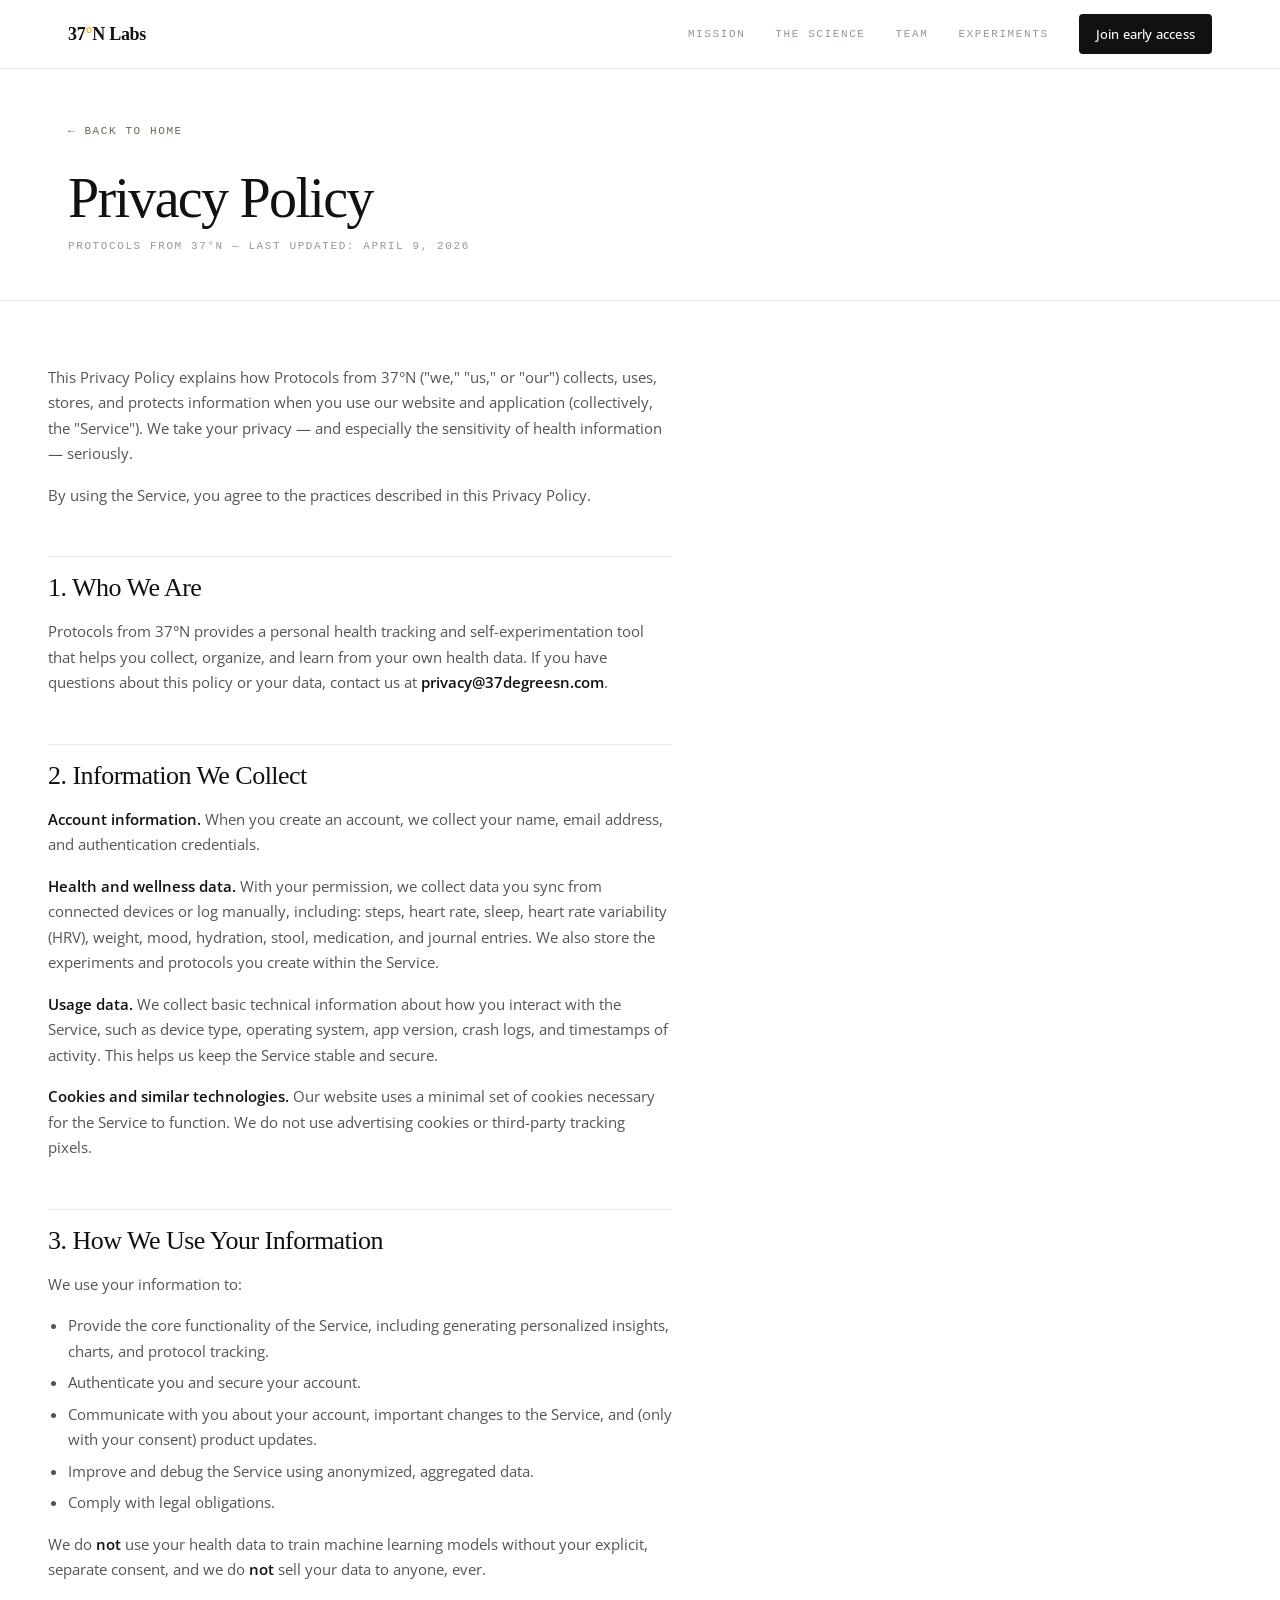
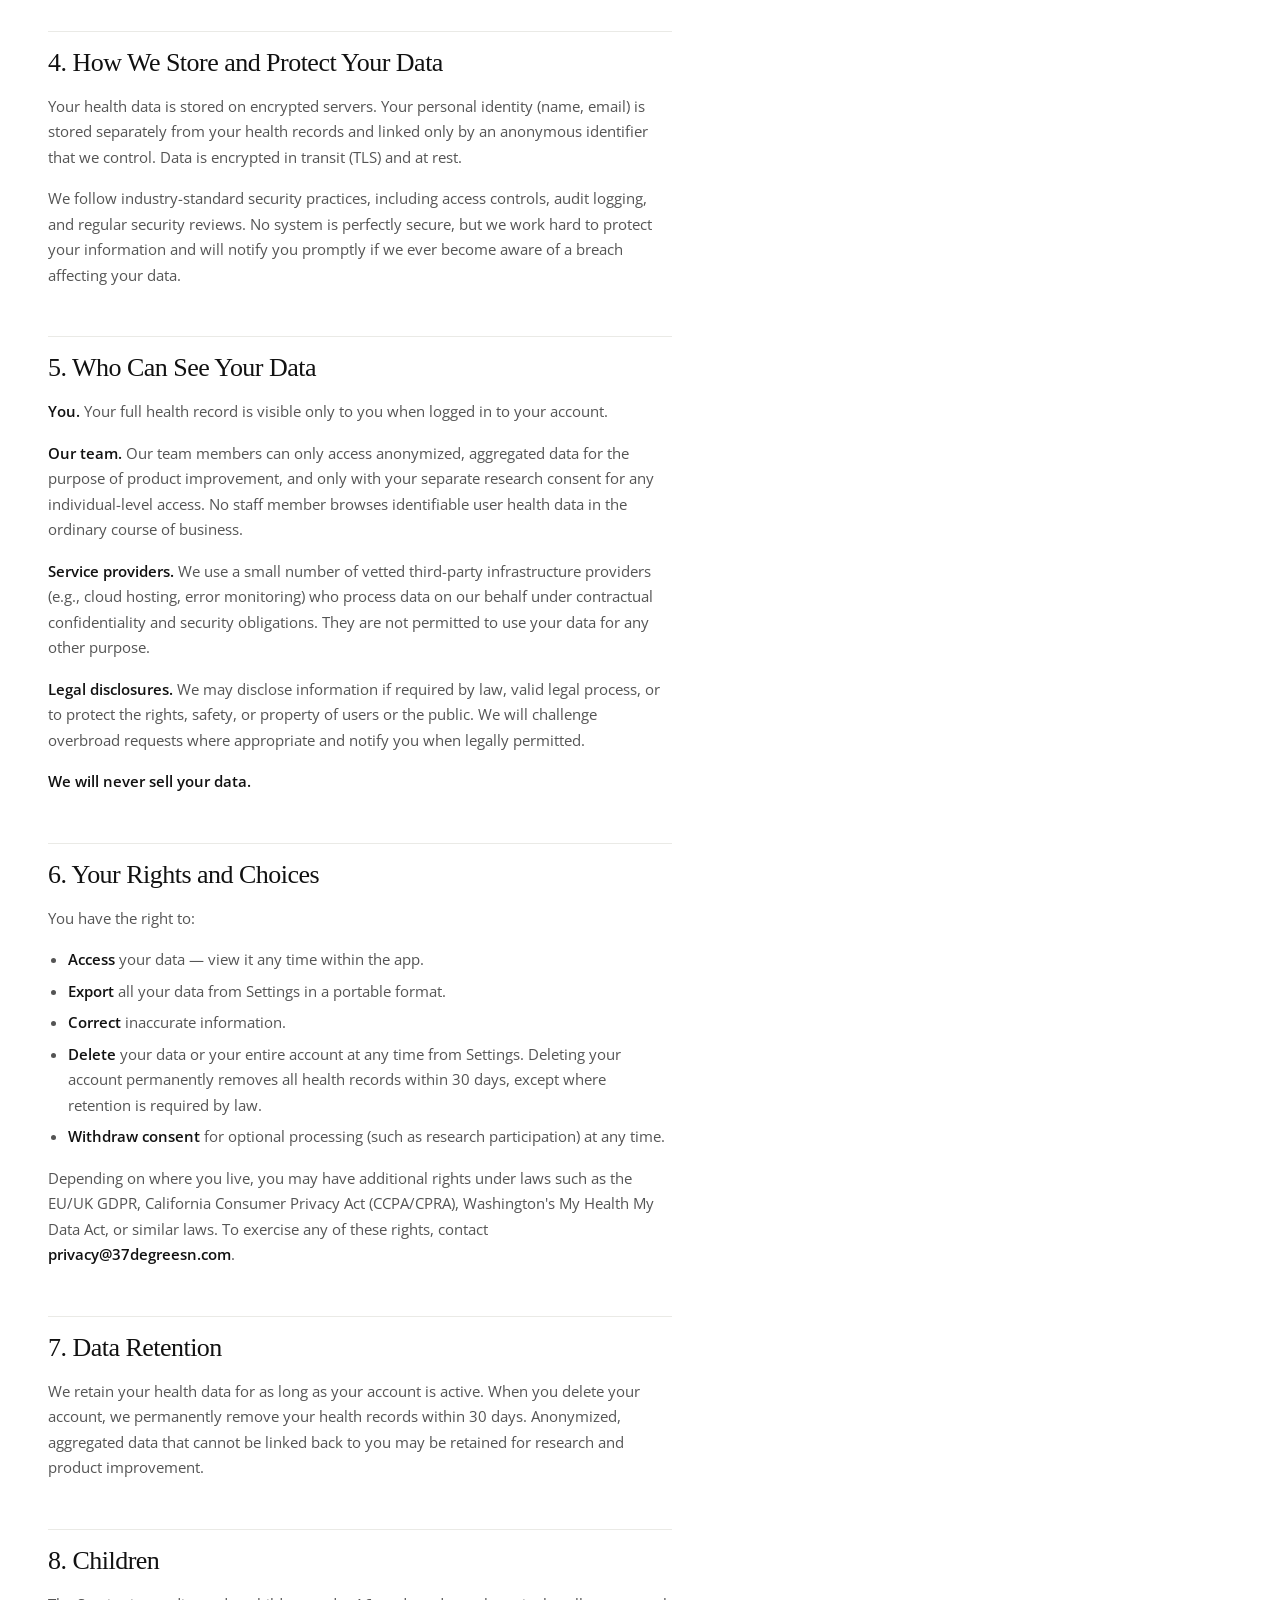
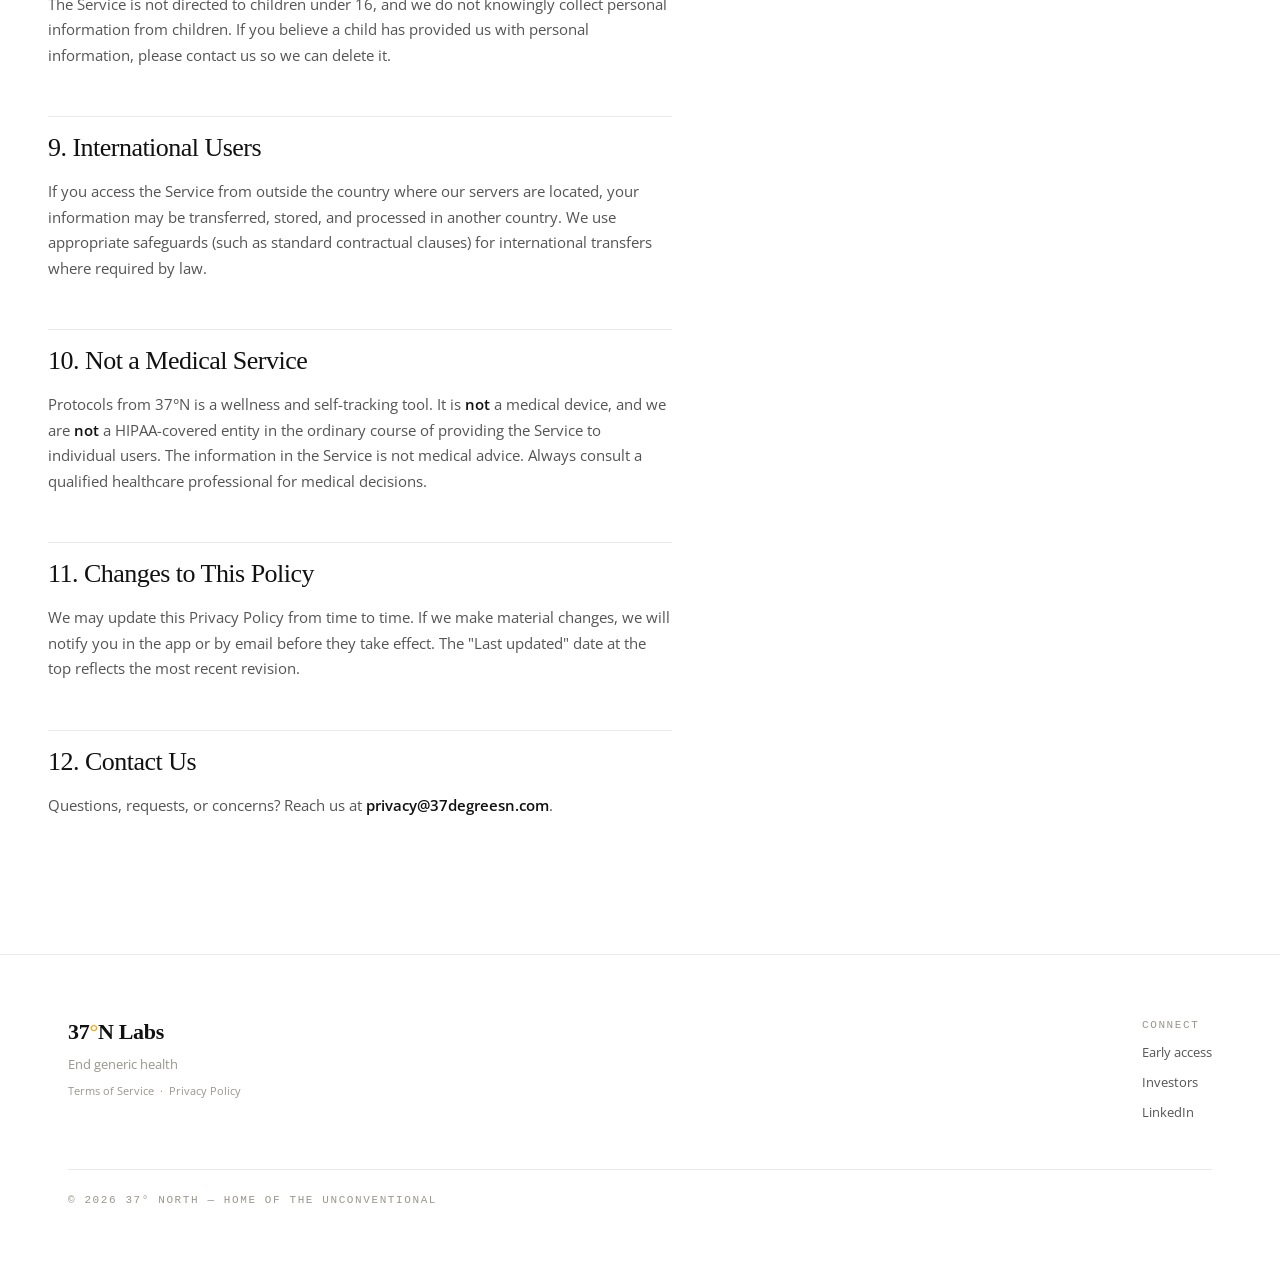
<file: privacy-policy.html>
<!DOCTYPE html>
<html lang="en">

<head>
  <meta charset="UTF-8" />
  <meta name="viewport" content="width=device-width, initial-scale=1.0" />
  <title>Privacy Policy — 37°N Labs</title>
  <meta name="description" content="Privacy Policy for Protocols from 37°N. Learn how we collect, use, store, and protect your information." />
  <link rel="icon" type="image/x-icon" href="favicon.ico" />
  <link rel="icon" type="image/svg+xml" href="favicon.svg" />
  <link rel="icon" type="image/png" sizes="192x192" href="favicon-192.png" />
  <link rel="apple-touch-icon" sizes="180x180" href="apple-touch-icon.png" />
  <link rel="preconnect" href="https://fonts.googleapis.com" />
  <link rel="preconnect" href="https://fonts.gstatic.com" crossorigin />
  <link
    href="https://fonts.googleapis.com/css2?family=Open+Sans:wght@300;400;500;600;700&display=swap"
    rel="stylesheet" />
  <link href="assets/colors_and_type.css" rel="stylesheet" />
  <link href="site.css" rel="stylesheet" />
  <style>
    /* ── Legal page layout ─────────────────────────────────── */
    .legal-hero {
      padding: 48px 0 0;
      border-bottom: 1px solid var(--line);
    }

    .legal-hero h1 {
      font-family: var(--font-display);
      font-weight: 500;
      font-size: clamp(36px, 5vw, 56px);
      line-height: 1.05;
      letter-spacing: -0.03em;
      margin: 0 0 12px;
      color: var(--ink);
    }

    .legal-meta {
      font-family: var(--font-mono);
      font-size: 11px;
      letter-spacing: 1.6px;
      text-transform: uppercase;
      color: var(--mute);
      padding-bottom: 48px;
    }

    .legal-body {
      max-width: 720px;
      padding: 64px 0 120px;
    }

    .legal-body h2 {
      font-family: var(--font-display);
      font-weight: 500;
      font-size: clamp(20px, 2.5vw, 26px);
      letter-spacing: -0.02em;
      color: var(--ink);
      margin: 48px 0 16px;
      padding-top: 16px;
      border-top: 1px solid var(--line);
    }

    .legal-body h2:first-child {
      margin-top: 0;
      padding-top: 0;
      border-top: none;
    }

    .legal-body p {
      font-family: var(--font-sans);
      font-size: 15px;
      line-height: 1.7;
      color: var(--sub);
      margin: 0 0 16px;
    }

    .legal-body ul {
      margin: 0 0 16px 20px;
      padding: 0;
    }

    .legal-body li {
      font-family: var(--font-sans);
      font-size: 15px;
      line-height: 1.7;
      color: var(--sub);
      margin-bottom: 6px;
    }

    .legal-body strong {
      color: var(--ink);
      font-weight: 600;
    }

    .legal-body a {
      color: var(--sage);
      transition: color 0.15s;
    }

    .legal-body a:hover {
      color: var(--ink);
    }

    .back-link {
      display: inline-flex;
      align-items: center;
      gap: 6px;
      font-family: var(--font-mono);
      font-size: 11px;
      letter-spacing: 1.6px;
      text-transform: uppercase;
      color: var(--sage);
      margin-bottom: 32px;
      transition: color 0.15s;
    }

    .back-link:hover {
      color: var(--ink);
    }
  </style>
</head>

<body>

  <!-- ═══ NAV ═══ -->
  <nav class="nav">
    <div class="wrap nav-inner">
      <a href="index.html" class="brand">37<span style="color: var(--warning)">&deg;</span>N&nbsp;Labs</a>
      <div class="nav-links">
        <a href="index.html#mission" class="mono nav-link-text">Mission</a>
        <a href="index.html#science" class="mono nav-link-text">The Science</a>
        <a href="index.html#team" class="mono nav-link-text">Team</a>
        <a href="index.html#experiments" class="mono nav-link-text">Experiments</a>
        <a href="index.html#join" class="btn btn-ink btn-sm">Join early access</a>
      </div>
    </div>
  </nav>

  <!-- ═══ LEGAL HERO ═══ -->
  <header class="legal-hero">
    <div class="wrap">
      <a href="index.html" class="back-link">&larr; Back to Home</a>
      <h1>Privacy Policy</h1>
      <div class="legal-meta">Protocols from 37°N &mdash; Last updated: April 9, 2026</div>
    </div>
  </header>

  <!-- ═══ LEGAL BODY ═══ -->
  <main class="legal-body">
    <div class="wrap">
      <p>This Privacy Policy explains how Protocols from 37°N ("we," "us," or "our") collects, uses, stores, and protects information when you use our website and application (collectively, the "Service"). We take your privacy — and especially the sensitivity of health information — seriously.</p>

      <p>By using the Service, you agree to the practices described in this Privacy Policy.</p>

      <h2>1. Who We Are</h2>
      <p>Protocols from 37°N provides a personal health tracking and self-experimentation tool that helps you collect, organize, and learn from your own health data. If you have questions about this policy or your data, contact us at <strong>privacy@37degreesn.com</strong>.</p>

      <h2>2. Information We Collect</h2>
      <p><strong>Account information.</strong> When you create an account, we collect your name, email address, and authentication credentials.</p>
      <p><strong>Health and wellness data.</strong> With your permission, we collect data you sync from connected devices or log manually, including: steps, heart rate, sleep, heart rate variability (HRV), weight, mood, hydration, stool, medication, and journal entries. We also store the experiments and protocols you create within the Service.</p>
      <p><strong>Usage data.</strong> We collect basic technical information about how you interact with the Service, such as device type, operating system, app version, crash logs, and timestamps of activity. This helps us keep the Service stable and secure.</p>
      <p><strong>Cookies and similar technologies.</strong> Our website uses a minimal set of cookies necessary for the Service to function. We do not use advertising cookies or third-party tracking pixels.</p>

      <h2>3. How We Use Your Information</h2>
      <p>We use your information to:</p>
      <ul>
        <li>Provide the core functionality of the Service, including generating personalized insights, charts, and protocol tracking.</li>
        <li>Authenticate you and secure your account.</li>
        <li>Communicate with you about your account, important changes to the Service, and (only with your consent) product updates.</li>
        <li>Improve and debug the Service using anonymized, aggregated data.</li>
        <li>Comply with legal obligations.</li>
      </ul>
      <p>We do <strong>not</strong> use your health data to train machine learning models without your explicit, separate consent, and we do <strong>not</strong> sell your data to anyone, ever.</p>

      <h2>4. How We Store and Protect Your Data</h2>
      <p>Your health data is stored on encrypted servers. Your personal identity (name, email) is stored separately from your health records and linked only by an anonymous identifier that we control. Data is encrypted in transit (TLS) and at rest.</p>
      <p>We follow industry-standard security practices, including access controls, audit logging, and regular security reviews. No system is perfectly secure, but we work hard to protect your information and will notify you promptly if we ever become aware of a breach affecting your data.</p>

      <h2>5. Who Can See Your Data</h2>
      <p><strong>You.</strong> Your full health record is visible only to you when logged in to your account.</p>
      <p><strong>Our team.</strong> Our team members can only access anonymized, aggregated data for the purpose of product improvement, and only with your separate research consent for any individual-level access. No staff member browses identifiable user health data in the ordinary course of business.</p>
      <p><strong>Service providers.</strong> We use a small number of vetted third-party infrastructure providers (e.g., cloud hosting, error monitoring) who process data on our behalf under contractual confidentiality and security obligations. They are not permitted to use your data for any other purpose.</p>
      <p><strong>Legal disclosures.</strong> We may disclose information if required by law, valid legal process, or to protect the rights, safety, or property of users or the public. We will challenge overbroad requests where appropriate and notify you when legally permitted.</p>
      <p><strong>We will never sell your data.</strong></p>

      <h2>6. Your Rights and Choices</h2>
      <p>You have the right to:</p>
      <ul>
        <li><strong>Access</strong> your data — view it any time within the app.</li>
        <li><strong>Export</strong> all your data from Settings in a portable format.</li>
        <li><strong>Correct</strong> inaccurate information.</li>
        <li><strong>Delete</strong> your data or your entire account at any time from Settings. Deleting your account permanently removes all health records within 30 days, except where retention is required by law.</li>
        <li><strong>Withdraw consent</strong> for optional processing (such as research participation) at any time.</li>
      </ul>
      <p>Depending on where you live, you may have additional rights under laws such as the EU/UK GDPR, California Consumer Privacy Act (CCPA/CPRA), Washington's My Health My Data Act, or similar laws. To exercise any of these rights, contact <strong>privacy@37degreesn.com</strong>.</p>

      <h2>7. Data Retention</h2>
      <p>We retain your health data for as long as your account is active. When you delete your account, we permanently remove your health records within 30 days. Anonymized, aggregated data that cannot be linked back to you may be retained for research and product improvement.</p>

      <h2>8. Children</h2>
      <p>The Service is not directed to children under 16, and we do not knowingly collect personal information from children. If you believe a child has provided us with personal information, please contact us so we can delete it.</p>

      <h2>9. International Users</h2>
      <p>If you access the Service from outside the country where our servers are located, your information may be transferred, stored, and processed in another country. We use appropriate safeguards (such as standard contractual clauses) for international transfers where required by law.</p>

      <h2>10. Not a Medical Service</h2>
      <p>Protocols from 37°N is a wellness and self-tracking tool. It is <strong>not</strong> a medical device, and we are <strong>not</strong> a HIPAA-covered entity in the ordinary course of providing the Service to individual users. The information in the Service is not medical advice. Always consult a qualified healthcare professional for medical decisions.</p>

      <h2>11. Changes to This Policy</h2>
      <p>We may update this Privacy Policy from time to time. If we make material changes, we will notify you in the app or by email before they take effect. The "Last updated" date at the top reflects the most recent revision.</p>

      <h2>12. Contact Us</h2>
      <p>Questions, requests, or concerns? Reach us at <strong>privacy@37degreesn.com</strong>.</p>
    </div>
  </main>

  <!-- ═══ FOOTER ═══ -->
  <footer class="footer">
    <div class="wrap">
      <div class="footer-grid">
        <div>
          <div class="brand">37<span style="color: var(--warning)">&deg;</span>N&nbsp;Labs</div>
          <div class="footer-tag">End generic health</div>
          <div class="footer-legal">
            <a href="terms-of-service.html">Terms of Service</a>
            <span class="footer-legal-sep">·</span>
            <a href="privacy-policy.html">Privacy Policy</a>
          </div>
        </div>
        <div class="footer-cols">
          <div class="footer-col">
            <span class="mono">Connect</span>
            <a href="index.html#join">Early access</a>
            <a href="mailto:pree@37degreesN.com">Investors</a>
            <a href="https://www.linkedin.com/company/37degreesn/" target="_blank" rel="noopener">LinkedIn</a>
          </div>
        </div>
      </div>
      <div class="footer-base">
        <span class="mono">&copy; 2026 37&deg; North &mdash; home of the unconventional</span>
      </div>
    </div>
  </footer>

</body>

</html>
</file>
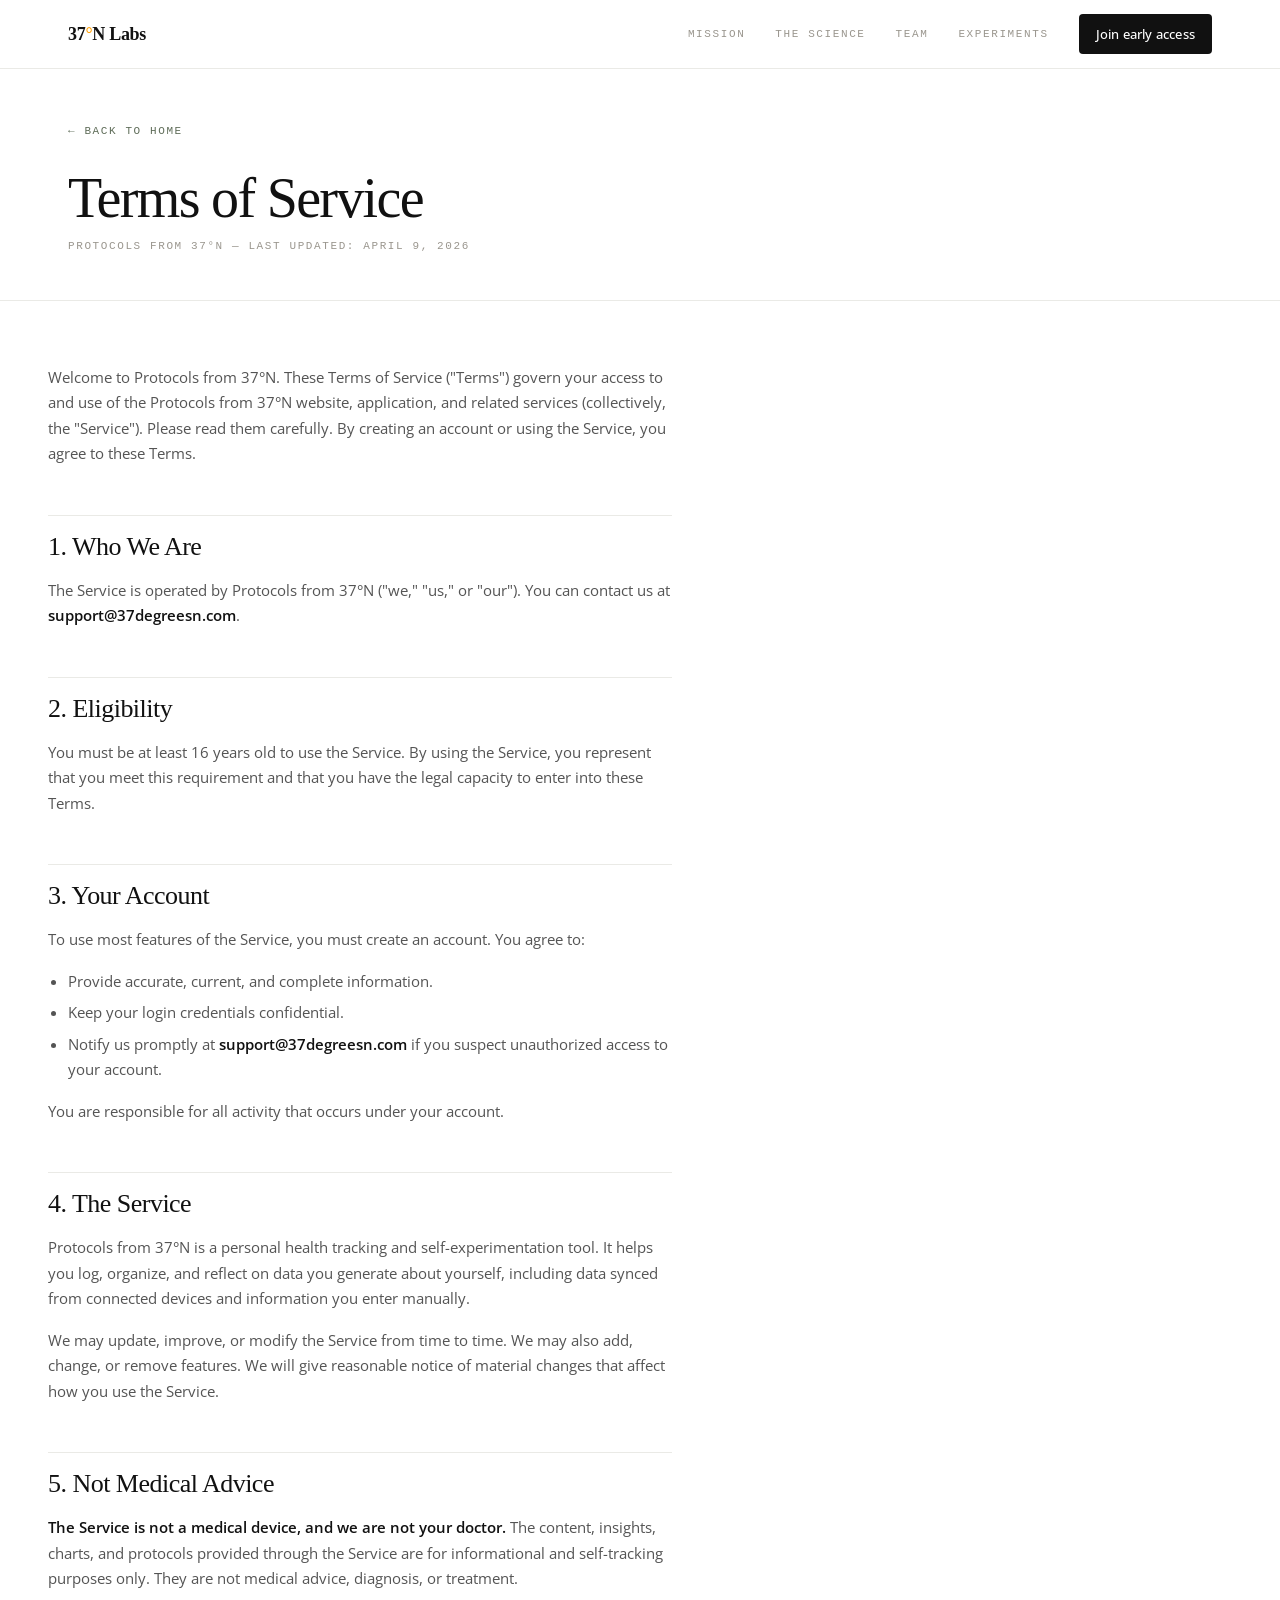
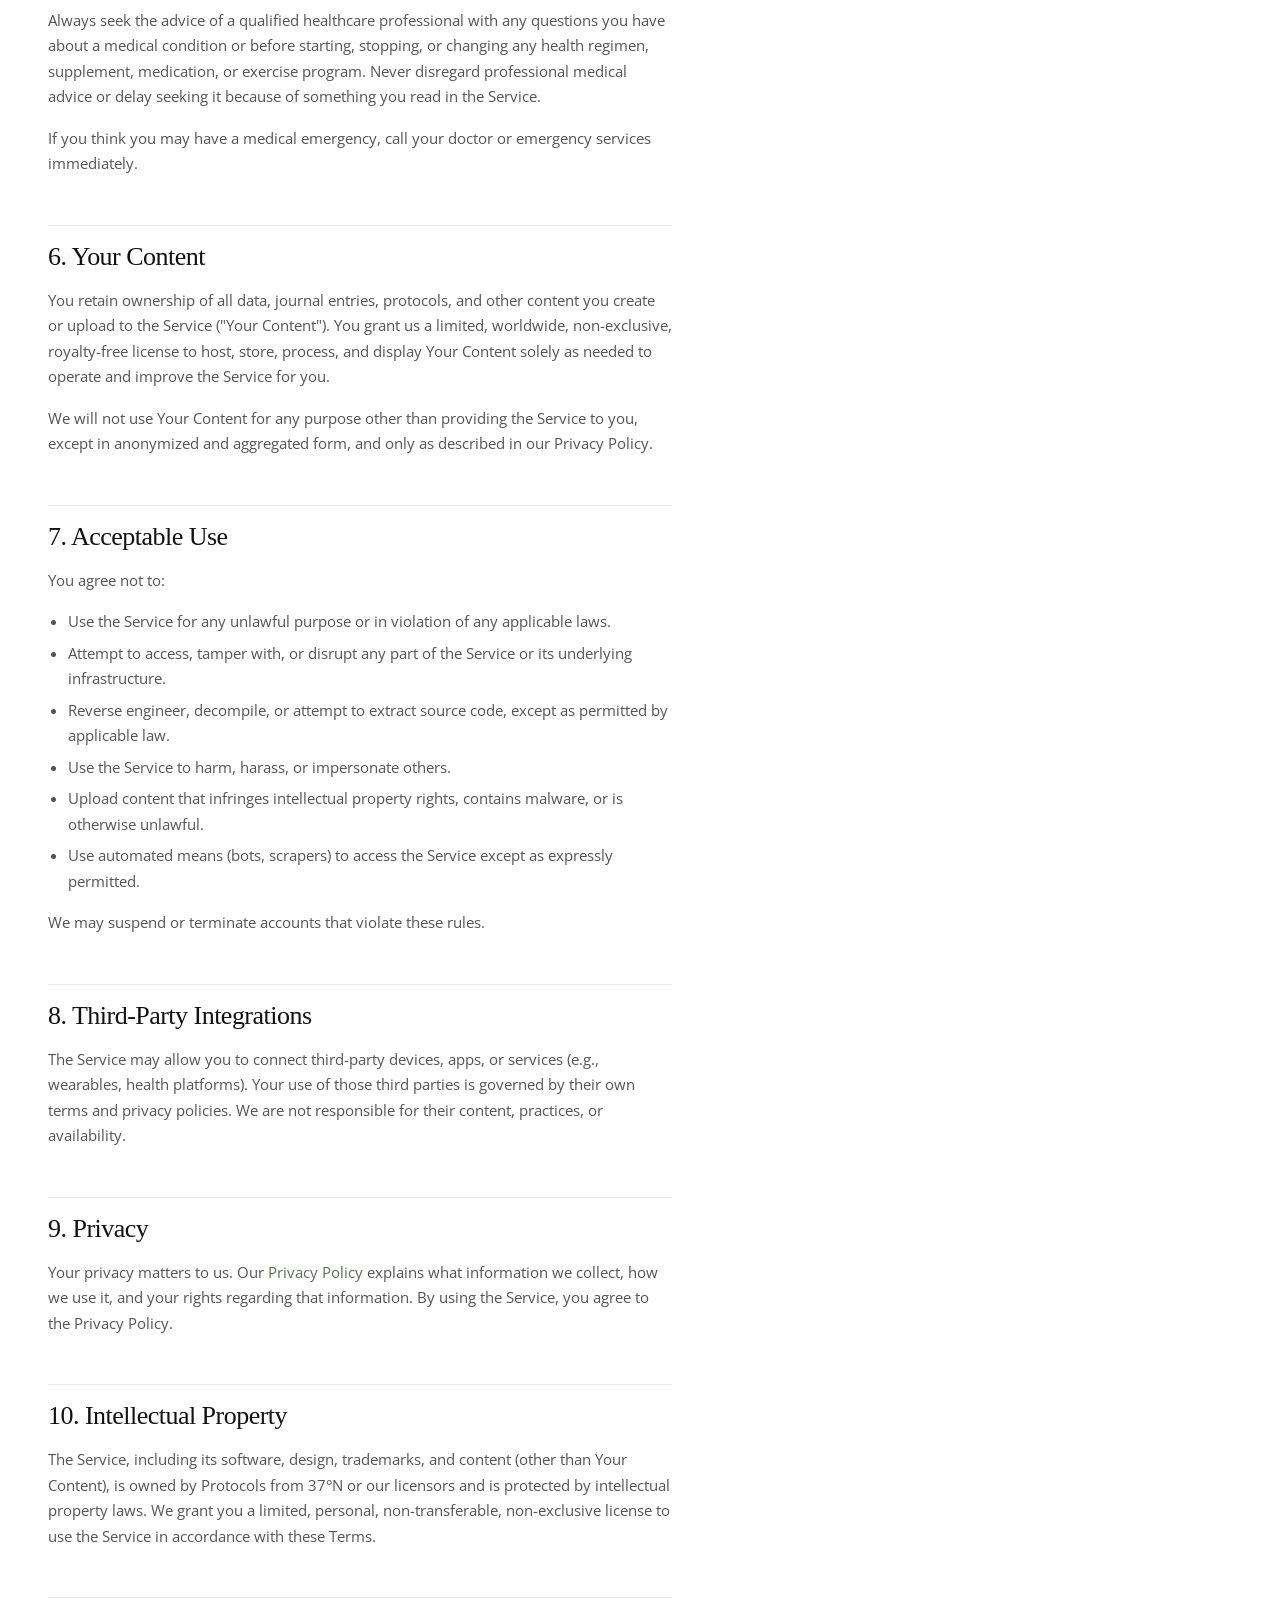
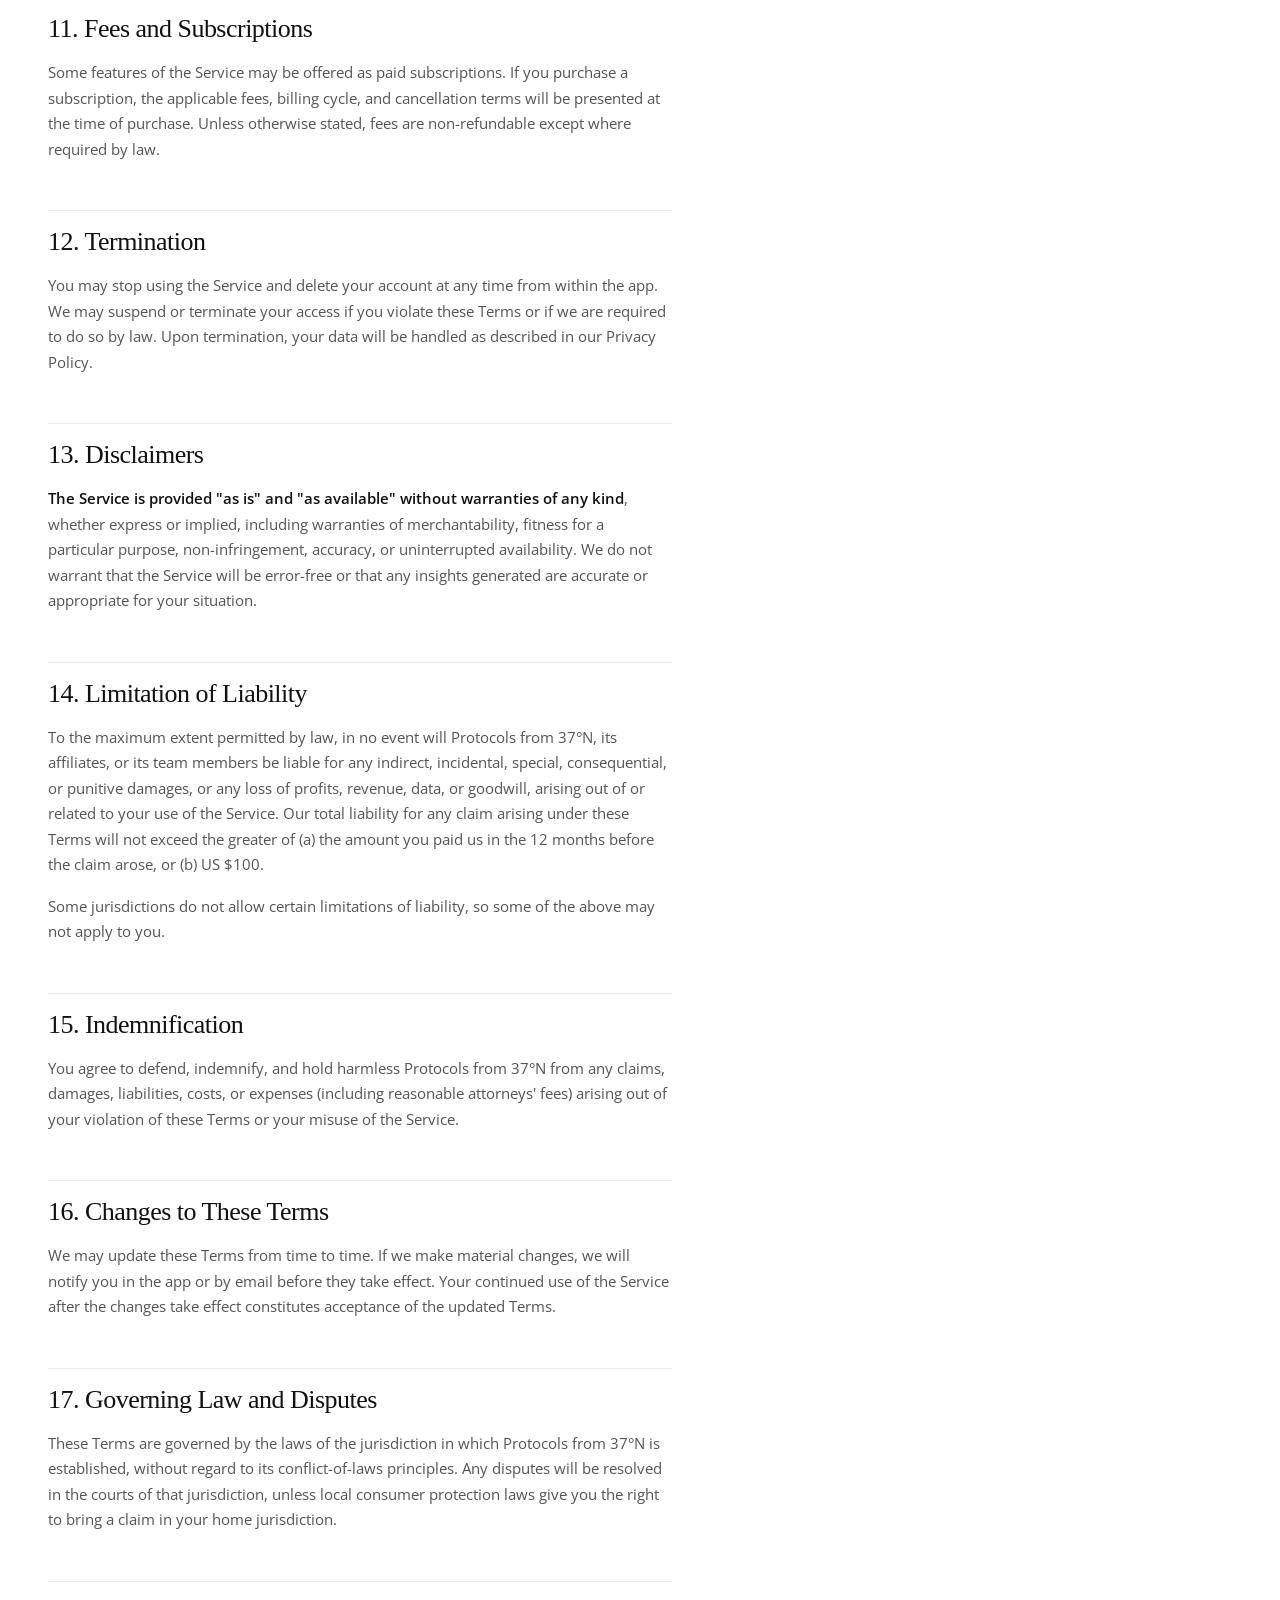
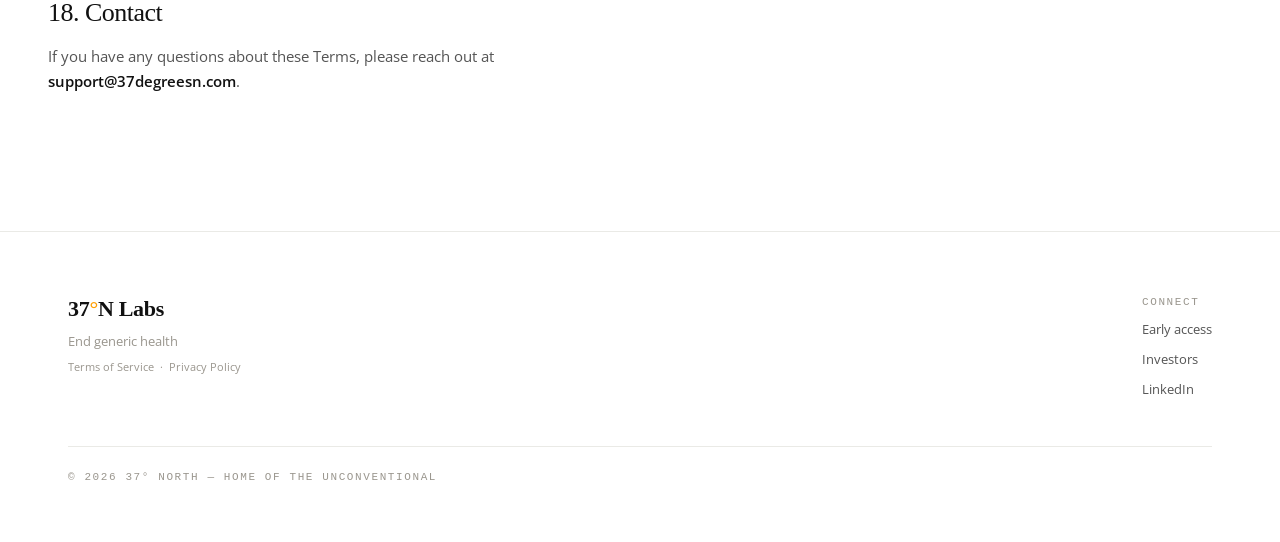
<file: terms-of-service.html>
<!DOCTYPE html>
<html lang="en">

<head>
  <meta charset="UTF-8" />
  <meta name="viewport" content="width=device-width, initial-scale=1.0" />
  <title>Terms of Service — 37°N Labs</title>
  <meta name="description" content="Terms of Service for Protocols from 37°N. Read the terms governing your use of our website and application." />
  <link rel="icon" type="image/x-icon" href="favicon.ico" />
  <link rel="icon" type="image/svg+xml" href="favicon.svg" />
  <link rel="icon" type="image/png" sizes="192x192" href="favicon-192.png" />
  <link rel="apple-touch-icon" sizes="180x180" href="apple-touch-icon.png" />
  <link rel="preconnect" href="https://fonts.googleapis.com" />
  <link rel="preconnect" href="https://fonts.gstatic.com" crossorigin />
  <link
    href="https://fonts.googleapis.com/css2?family=Open+Sans:wght@300;400;500;600;700&display=swap"
    rel="stylesheet" />
  <link href="assets/colors_and_type.css" rel="stylesheet" />
  <link href="site.css" rel="stylesheet" />
  <style>
    /* ── Legal page layout ─────────────────────────────────── */
    .legal-hero {
      padding: 48px 0 0;
      border-bottom: 1px solid var(--line);
    }

    .legal-hero h1 {
      font-family: var(--font-display);
      font-weight: 500;
      font-size: clamp(36px, 5vw, 56px);
      line-height: 1.05;
      letter-spacing: -0.03em;
      margin: 0 0 12px;
      color: var(--ink);
    }

    .legal-meta {
      font-family: var(--font-mono);
      font-size: 11px;
      letter-spacing: 1.6px;
      text-transform: uppercase;
      color: var(--mute);
      padding-bottom: 48px;
    }

    .legal-body {
      max-width: 720px;
      padding: 64px 0 120px;
    }

    .legal-body h2 {
      font-family: var(--font-display);
      font-weight: 500;
      font-size: clamp(20px, 2.5vw, 26px);
      letter-spacing: -0.02em;
      color: var(--ink);
      margin: 48px 0 16px;
      padding-top: 16px;
      border-top: 1px solid var(--line);
    }

    .legal-body h2:first-child {
      margin-top: 0;
      padding-top: 0;
      border-top: none;
    }

    .legal-body p {
      font-family: var(--font-sans);
      font-size: 15px;
      line-height: 1.7;
      color: var(--sub);
      margin: 0 0 16px;
    }

    .legal-body ul {
      margin: 0 0 16px 20px;
      padding: 0;
    }

    .legal-body li {
      font-family: var(--font-sans);
      font-size: 15px;
      line-height: 1.7;
      color: var(--sub);
      margin-bottom: 6px;
    }

    .legal-body strong {
      color: var(--ink);
      font-weight: 600;
    }

    .legal-body a {
      color: var(--sage);
      transition: color 0.15s;
    }

    .legal-body a:hover {
      color: var(--ink);
    }

    .back-link {
      display: inline-flex;
      align-items: center;
      gap: 6px;
      font-family: var(--font-mono);
      font-size: 11px;
      letter-spacing: 1.6px;
      text-transform: uppercase;
      color: var(--sage);
      margin-bottom: 32px;
      transition: color 0.15s;
    }

    .back-link:hover {
      color: var(--ink);
    }
  </style>
</head>

<body>

  <!-- ═══ NAV ═══ -->
  <nav class="nav">
    <div class="wrap nav-inner">
      <a href="index.html" class="brand">37<span style="color: var(--warning)">&deg;</span>N&nbsp;Labs</a>
      <div class="nav-links">
        <a href="index.html#mission" class="mono nav-link-text">Mission</a>
        <a href="index.html#science" class="mono nav-link-text">The Science</a>
        <a href="index.html#team" class="mono nav-link-text">Team</a>
        <a href="index.html#experiments" class="mono nav-link-text">Experiments</a>
        <a href="index.html#join" class="btn btn-ink btn-sm">Join early access</a>
      </div>
    </div>
  </nav>

  <!-- ═══ LEGAL HERO ═══ -->
  <header class="legal-hero">
    <div class="wrap">
      <a href="index.html" class="back-link">&larr; Back to Home</a>
      <h1>Terms of Service</h1>
      <div class="legal-meta">Protocols from 37°N &mdash; Last updated: April 9, 2026</div>
    </div>
  </header>

  <!-- ═══ LEGAL BODY ═══ -->
  <main class="legal-body">
    <div class="wrap">
      <p>Welcome to Protocols from 37°N. These Terms of Service ("Terms") govern your access to and use of the Protocols from 37°N website, application, and related services (collectively, the "Service"). Please read them carefully. By creating an account or using the Service, you agree to these Terms.</p>

      <h2>1. Who We Are</h2>
      <p>The Service is operated by Protocols from 37°N ("we," "us," or "our"). You can contact us at <strong>support@37degreesn.com</strong>.</p>

      <h2>2. Eligibility</h2>
      <p>You must be at least 16 years old to use the Service. By using the Service, you represent that you meet this requirement and that you have the legal capacity to enter into these Terms.</p>

      <h2>3. Your Account</h2>
      <p>To use most features of the Service, you must create an account. You agree to:</p>
      <ul>
        <li>Provide accurate, current, and complete information.</li>
        <li>Keep your login credentials confidential.</li>
        <li>Notify us promptly at <strong>support@37degreesn.com</strong> if you suspect unauthorized access to your account.</li>
      </ul>
      <p>You are responsible for all activity that occurs under your account.</p>

      <h2>4. The Service</h2>
      <p>Protocols from 37°N is a personal health tracking and self-experimentation tool. It helps you log, organize, and reflect on data you generate about yourself, including data synced from connected devices and information you enter manually.</p>
      <p>We may update, improve, or modify the Service from time to time. We may also add, change, or remove features. We will give reasonable notice of material changes that affect how you use the Service.</p>

      <h2>5. Not Medical Advice</h2>
      <p><strong>The Service is not a medical device, and we are not your doctor.</strong> The content, insights, charts, and protocols provided through the Service are for informational and self-tracking purposes only. They are not medical advice, diagnosis, or treatment.</p>
      <p>Always seek the advice of a qualified healthcare professional with any questions you have about a medical condition or before starting, stopping, or changing any health regimen, supplement, medication, or exercise program. Never disregard professional medical advice or delay seeking it because of something you read in the Service.</p>
      <p>If you think you may have a medical emergency, call your doctor or emergency services immediately.</p>

      <h2>6. Your Content</h2>
      <p>You retain ownership of all data, journal entries, protocols, and other content you create or upload to the Service ("Your Content"). You grant us a limited, worldwide, non-exclusive, royalty-free license to host, store, process, and display Your Content solely as needed to operate and improve the Service for you.</p>
      <p>We will not use Your Content for any purpose other than providing the Service to you, except in anonymized and aggregated form, and only as described in our Privacy Policy.</p>

      <h2>7. Acceptable Use</h2>
      <p>You agree not to:</p>
      <ul>
        <li>Use the Service for any unlawful purpose or in violation of any applicable laws.</li>
        <li>Attempt to access, tamper with, or disrupt any part of the Service or its underlying infrastructure.</li>
        <li>Reverse engineer, decompile, or attempt to extract source code, except as permitted by applicable law.</li>
        <li>Use the Service to harm, harass, or impersonate others.</li>
        <li>Upload content that infringes intellectual property rights, contains malware, or is otherwise unlawful.</li>
        <li>Use automated means (bots, scrapers) to access the Service except as expressly permitted.</li>
      </ul>
      <p>We may suspend or terminate accounts that violate these rules.</p>

      <h2>8. Third-Party Integrations</h2>
      <p>The Service may allow you to connect third-party devices, apps, or services (e.g., wearables, health platforms). Your use of those third parties is governed by their own terms and privacy policies. We are not responsible for their content, practices, or availability.</p>

      <h2>9. Privacy</h2>
      <p>Your privacy matters to us. Our <a href="privacy-policy.html">Privacy Policy</a> explains what information we collect, how we use it, and your rights regarding that information. By using the Service, you agree to the Privacy Policy.</p>

      <h2>10. Intellectual Property</h2>
      <p>The Service, including its software, design, trademarks, and content (other than Your Content), is owned by Protocols from 37°N or our licensors and is protected by intellectual property laws. We grant you a limited, personal, non-transferable, non-exclusive license to use the Service in accordance with these Terms.</p>

      <h2>11. Fees and Subscriptions</h2>
      <p>Some features of the Service may be offered as paid subscriptions. If you purchase a subscription, the applicable fees, billing cycle, and cancellation terms will be presented at the time of purchase. Unless otherwise stated, fees are non-refundable except where required by law.</p>

      <h2>12. Termination</h2>
      <p>You may stop using the Service and delete your account at any time from within the app. We may suspend or terminate your access if you violate these Terms or if we are required to do so by law. Upon termination, your data will be handled as described in our Privacy Policy.</p>

      <h2>13. Disclaimers</h2>
      <p><strong>The Service is provided "as is" and "as available" without warranties of any kind</strong>, whether express or implied, including warranties of merchantability, fitness for a particular purpose, non-infringement, accuracy, or uninterrupted availability. We do not warrant that the Service will be error-free or that any insights generated are accurate or appropriate for your situation.</p>

      <h2>14. Limitation of Liability</h2>
      <p>To the maximum extent permitted by law, in no event will Protocols from 37°N, its affiliates, or its team members be liable for any indirect, incidental, special, consequential, or punitive damages, or any loss of profits, revenue, data, or goodwill, arising out of or related to your use of the Service. Our total liability for any claim arising under these Terms will not exceed the greater of (a) the amount you paid us in the 12 months before the claim arose, or (b) US $100.</p>
      <p>Some jurisdictions do not allow certain limitations of liability, so some of the above may not apply to you.</p>

      <h2>15. Indemnification</h2>
      <p>You agree to defend, indemnify, and hold harmless Protocols from 37°N from any claims, damages, liabilities, costs, or expenses (including reasonable attorneys' fees) arising out of your violation of these Terms or your misuse of the Service.</p>

      <h2>16. Changes to These Terms</h2>
      <p>We may update these Terms from time to time. If we make material changes, we will notify you in the app or by email before they take effect. Your continued use of the Service after the changes take effect constitutes acceptance of the updated Terms.</p>

      <h2>17. Governing Law and Disputes</h2>
      <p>These Terms are governed by the laws of the jurisdiction in which Protocols from 37°N is established, without regard to its conflict-of-laws principles. Any disputes will be resolved in the courts of that jurisdiction, unless local consumer protection laws give you the right to bring a claim in your home jurisdiction.</p>

      <h2>18. Contact</h2>
      <p>If you have any questions about these Terms, please reach out at <strong>support@37degreesn.com</strong>.</p>
    </div>
  </main>

  <!-- ═══ FOOTER ═══ -->
  <footer class="footer">
    <div class="wrap">
      <div class="footer-grid">
        <div>
          <div class="brand">37<span style="color: var(--warning)">&deg;</span>N&nbsp;Labs</div>
          <div class="footer-tag">End generic health</div>
          <div class="footer-legal">
            <a href="terms-of-service.html">Terms of Service</a>
            <span class="footer-legal-sep">·</span>
            <a href="privacy-policy.html">Privacy Policy</a>
          </div>
        </div>
        <div class="footer-cols">
          <div class="footer-col">
            <span class="mono">Connect</span>
            <a href="index.html#join">Early access</a>
            <a href="mailto:pree@37degreesN.com">Investors</a>
            <a href="https://www.linkedin.com/company/37degreesn/" target="_blank" rel="noopener">LinkedIn</a>
          </div>
        </div>
      </div>
      <div class="footer-base">
        <span class="mono">&copy; 2026 37&deg; North &mdash; home of the unconventional</span>
      </div>
    </div>
  </footer>

</body>

</html>
</file>
<file: assets/colors_and_type.css>
/* ═══════════════════════════════════════════════════════════════════════
   LIVE YOUR BEATS — Design System Foundations
   "Clinical Evolution" aesthetic
   Source of truth: lib/core/theme/design_tokens.dart + app_theme.dart
   ───────────────────────────────────────────────────────────────────────
   Load fonts before this file:
   <link href="https://fonts.googleapis.com/css2?family=Fraunces:opsz,wght@9..144,300;9..144,400;9..144,500;9..144,600;9..144,700;9..144,800&family=Open+Sans:wght@300;400;500;600;700&display=swap" rel="stylesheet">
   ═══════════════════════════════════════════════════════════════════════ */

:root {
  /* ── Type families ───────────────────────────────────────────────── */
  --font-display: Georgia, "Times New Roman", Times, ui-serif, serif;       /* headers, numbers */
  --font-sans:    "Open Sans", ui-sans-serif, system-ui, sans-serif;       /* body */
  --font-mono:    ui-monospace, "SF Mono", Menlo, monospace;               /* metadata caps labels */

  /* ── Core palette ────────────────────────────────────────────────── */
  --bg:           #FFFFFF;  /* canvas — always white, no cards */
  --surface:      #FFFFFF;
  --surface-solid:#FAFAFA;  /* near-white wells */

  --ink:          #111111;  /* primary text */
  --sub:          #545454;  /* body / secondary text */
  --mute:         #9A968E;  /* metadata labels, disabled (warm grey) */
  --faded:        #BBB9B4;  /* quaternary, captions */

  --line:         #EAEAE6;  /* 1px hairline dividers + borders */
  --line-strong:  #C8C8C2;  /* stronger hairline */

  /* ── Accent — Sage ───────────────────────────────────────────────── */
  --sage:         #5E6C58;  /* PRIMARY accent — links, active, progress */
  --sage-mid:     #8A9A84;  /* secondary accent */
  --sage-12:      rgba(94, 108, 88, 0.12); /* muted fill */
  --sage-06:      rgba(94, 108, 88, 0.06); /* faint wash / selection */

  /* ── Domain tints — blob fills & data fills ──────────────────────── */
  --domain-sleep:    #C8D2C2;  /* sage-soft */
  --domain-activity: #BFCDB8;  /* sage-mid tint */
  --domain-nutrition:#E6D3BE;  /* sand — glucose / eating */
  --domain-gut:      #D4C5D2;  /* mauve — gut / microbiome */
  --sand:            #D4C3A8;  /* warm sand alt */

  /* ── Semantic — note: destructive is NEVER filled red ────────────── */
  --success:      #5E6C58;  /* sage */
  --destructive:  #5E6C58;  /* sage outline, never red fill */
  --warning:      #FF9E00;  /* amber — used sparingly */

  /* ── Radii — max 4px (circles only for blobs/avatars) ────────────── */
  --r-hairline: 2px;
  --r:          4px;   /* the card / button radius. NEVER exceed for rects */
  --r-full:     999px; /* blobs, avatars, pills only */

  /* ── Spacing scale (px) ──────────────────────────────────────────── */
  --sp-xxs: 2px;
  --sp-xs:  4px;
  --sp-sm:  8px;
  --sp-md:  12px;
  --sp-lg:  16px;
  --sp-xl:  20px;
  --sp-2xl: 24px;
  --sp-3xl: 32px;

  /* ── Tracking ────────────────────────────────────────────────────── */
  --track-display: -0.4px;  /* tight on display */
  --track-mono:    1.2px;   /* loose on mono caps */

  /* ── Elevation — FLAT. Shadows are intentionally absent. ──────────── */
  --shadow: none;
  --scrim:  rgba(0, 0, 0, 0.40);

  /* ── Glass blur levels (used on overlays / FAB sheets) ───────────── */
  --blur-subtle:   14px;
  --blur-standard: 20px;
  --blur-elevated: 24px;
  --blur-hero:     32px;
}

/* ═══════════════════════════════════════════════════════════════════════
   SEMANTIC TYPE STYLES
   Display → Outfit 500.  Body → Inter 400.  Metadata → mono caps.
   ═══════════════════════════════════════════════════════════════════════ */

.lyb-page-title {        /* screen header — "Health Timeline" */
  font-family: var(--font-display);
  font-size: 28px;
  font-weight: 800;
  letter-spacing: -0.2px;
  color: var(--ink);
  line-height: 1.1;
}

.lyb-hero {              /* hero statement — "Five practices match your rhythm" */
  font-family: var(--font-display);
  font-size: 26px;
  font-weight: 500;
  letter-spacing: -0.6px;
  line-height: 1.2;
  color: var(--ink);
}

.lyb-h1 {                /* headlineLarge */
  font-family: var(--font-display);
  font-size: 26px;
  font-weight: 500;
  letter-spacing: -0.6px;
  line-height: 1.2;
  color: var(--ink);
}

.lyb-h2 {                /* headlineMedium / card title */
  font-family: var(--font-display);
  font-size: 22px;
  font-weight: 500;
  letter-spacing: -0.4px;
  color: var(--ink);
}

.lyb-h3 {                /* titleLarge */
  font-family: var(--font-display);
  font-size: 18px;
  font-weight: 500;
  letter-spacing: -0.3px;
  color: var(--ink);
}

.lyb-h4 {                /* titleMedium / list item title */
  font-family: var(--font-display);
  font-size: 16px;
  font-weight: 500;
  letter-spacing: -0.2px;
  color: var(--ink);
}

.lyb-section-header {    /* dashboard section header */
  font-family: var(--font-sans);
  font-size: 15px;
  font-weight: 600;
  color: var(--ink);
}

.lyb-body {              /* bodyLarge */
  font-family: var(--font-sans);
  font-size: 13px;
  font-weight: 400;
  line-height: 1.5;
  color: var(--sub);
}

.lyb-body-sm {           /* bodyMedium */
  font-family: var(--font-sans);
  font-size: 12.5px;
  font-weight: 400;
  line-height: 1.4;
  color: var(--sub);
}

.lyb-caption {           /* small caption / source */
  font-family: var(--font-sans);
  font-size: 12px;
  font-weight: 400;
  color: var(--faded);
}

.lyb-mono {              /* metadata caps — "DAY 8 / 14", "72 BPM RESTING" */
  font-family: var(--font-mono);
  font-size: 9.5px;
  font-weight: 400;
  letter-spacing: var(--track-mono);
  text-transform: uppercase;
  color: var(--mute);
}

.lyb-mono-sage {         /* mono, sage — streaks / active states */
  font-family: var(--font-mono);
  font-size: 9.5px;
  font-weight: 400;
  letter-spacing: var(--track-mono);
  text-transform: uppercase;
  color: var(--sage);
}

.lyb-label {             /* card label — "HEART RATE", "SLEEP" */
  font-family: var(--font-sans);
  font-size: 10px;
  font-weight: 700;
  letter-spacing: 1.3px;
  text-transform: uppercase;
  color: var(--mute);
}

.lyb-value {             /* large numeric — "8,432", "72" */
  font-family: var(--font-display);
  font-size: 32px;
  font-weight: 700;
  color: var(--ink);
  line-height: 1;
}

.lyb-metric {            /* extra-large metric value — "48" thin */
  font-family: var(--font-display);
  font-size: 48px;
  font-weight: 300;
  line-height: 1;
  color: var(--ink);
}
</file>
<file: site.css>
/* ═══════════════════════════════════════════════════════════════
   37°N Labs — site styles  (Clinical Evolution)
   Builds on assets/colors_and_type.css
   ═══════════════════════════════════════════════════════════════ */

* { box-sizing: border-box; }
html { scroll-behavior: smooth; }
body {
  margin: 0;
  background: var(--bg);
  color: var(--ink);
  font-family: var(--font-sans);
  -webkit-font-smoothing: antialiased;
  text-rendering: optimizeLegibility;
}
a { color: inherit; text-decoration: none; }
::selection { background: var(--sage-12); }

/* ── Layout shell ─────────────────────────────────────────── */
.wrap { max-width: 1240px; margin: 0 auto; padding: 0 48px; }
@media (max-width: 760px) { .wrap { padding: 0 24px; } }

.mono {
  font-family: var(--font-mono);
  font-size: 11px;
  letter-spacing: 1.6px;
  text-transform: uppercase;
  color: var(--mute);
}
.mono.sage { color: var(--sage); }

/* ── Continuous-line motif ────────────────────────────────── */
.line-art { color: var(--sage); opacity: 0.7; display: block; }
.line-art svg { display: block; width: 100%; height: 100%; }
.line-art svg path, .line-art svg line { stroke: currentColor; fill: none; stroke-width: 1.4; stroke-linecap: round; stroke-linejoin: round; }

/* ── Nav ──────────────────────────────────────────────────── */
.nav {
  position: sticky; top: 0; z-index: 50;
  background: rgba(255,255,255,0.82);
  backdrop-filter: blur(16px);
  -webkit-backdrop-filter: blur(16px);
  border-bottom: 1px solid var(--line);
}
.nav-inner { display: flex; align-items: center; justify-content: space-between; height: 68px; }
.brand { font-family: var(--font-display); font-weight: 600; font-size: 18px; letter-spacing: -0.3px; color: var(--ink); }
.nav-links { display: flex; align-items: center; gap: 30px; }
.nav-links a.mono { transition: color 0.18s ease; }
.nav-links a.mono:hover { color: var(--ink); }
.nav-links a.mono.active { color: var(--ink); }
@media (max-width: 760px) { .nav-links .nav-link-text { display: none; } }

/* ── Buttons ──────────────────────────────────────────────── */
.btn {
  display: inline-flex; align-items: center; gap: 10px;
  padding: 13px 22px; border-radius: var(--r);
  font-family: var(--font-sans); font-weight: 500; font-size: 14px; letter-spacing: 0.2px;
  cursor: pointer; border: 1px solid transparent;
  transition: transform 0.15s ease, opacity 0.15s ease, background 0.18s ease;
  white-space: nowrap;
}
.btn .arr { transition: transform 0.2s ease; }
.btn:hover .arr { transform: translateX(3px); }
.btn-sage { background: var(--sage); color: #fff; }
.btn-sage:hover { opacity: 0.92; }
.btn-ink { background: var(--ink); color: #fff; }
.btn-ink:hover { opacity: 0.9; }
.btn-ghost { background: transparent; color: var(--ink); border-color: var(--line-strong); }
.btn-ghost:hover { background: var(--sage-06); border-color: var(--sage); }
.btn-sm { padding: 10px 16px; font-size: 13px; }

/* ── Section rhythm ───────────────────────────────────────── */
section { position: relative; }
.section-pad { padding: 120px 0; }
@media (max-width: 760px) { .section-pad { padding: 80px 0; } }
.sec-label { display: flex; align-items: center; gap: 14px; margin-bottom: 40px; }
.sec-label .rule { flex: 1; height: 1px; background: var(--line); }

/* ── Reveal-on-scroll ─────────────────────────────────────── */
.reveal { opacity: 0; transform: translateY(18px); transition: opacity 0.8s cubic-bezier(.2,.7,.3,1), transform 0.8s cubic-bezier(.2,.7,.3,1); }
.reveal.in { opacity: 1; transform: none; }
@media (prefers-reduced-motion: reduce) { .reveal { opacity: 1; transform: none; transition: none; } }

/* ── Footer ───────────────────────────────────────────────── */
.footer { border-top: 1px solid var(--line); padding: 64px 0 56px; }
.footer-grid { display: flex; align-items: flex-start; justify-content: space-between; gap: 40px; flex-wrap: wrap; }
.footer .brand { font-size: 22px; }
.footer-tag { color: var(--mute); font-size: 13px; margin-top: 10px; max-width: 280px; line-height: 1.5; }
.footer-legal { display: flex; align-items: center; gap: 6px; margin-top: 8px; }
.footer-legal a { color: var(--mute); font-size: 11px; transition: color 0.15s; }
.footer-legal a:hover { color: var(--ink); }
.footer-legal-sep { color: var(--mute); font-size: 11px; }
.footer-cols { display: flex; gap: 72px; flex-wrap: wrap; }
.footer-col { display: flex; flex-direction: column; gap: 12px; }
.footer-col a { color: var(--sub); font-size: 13px; transition: color 0.15s; }
.footer-col a:hover { color: var(--ink); }
.footer-base { margin-top: 48px; padding-top: 24px; border-top: 1px solid var(--line); display: flex; justify-content: space-between; flex-wrap: wrap; gap: 12px; }
</file>
